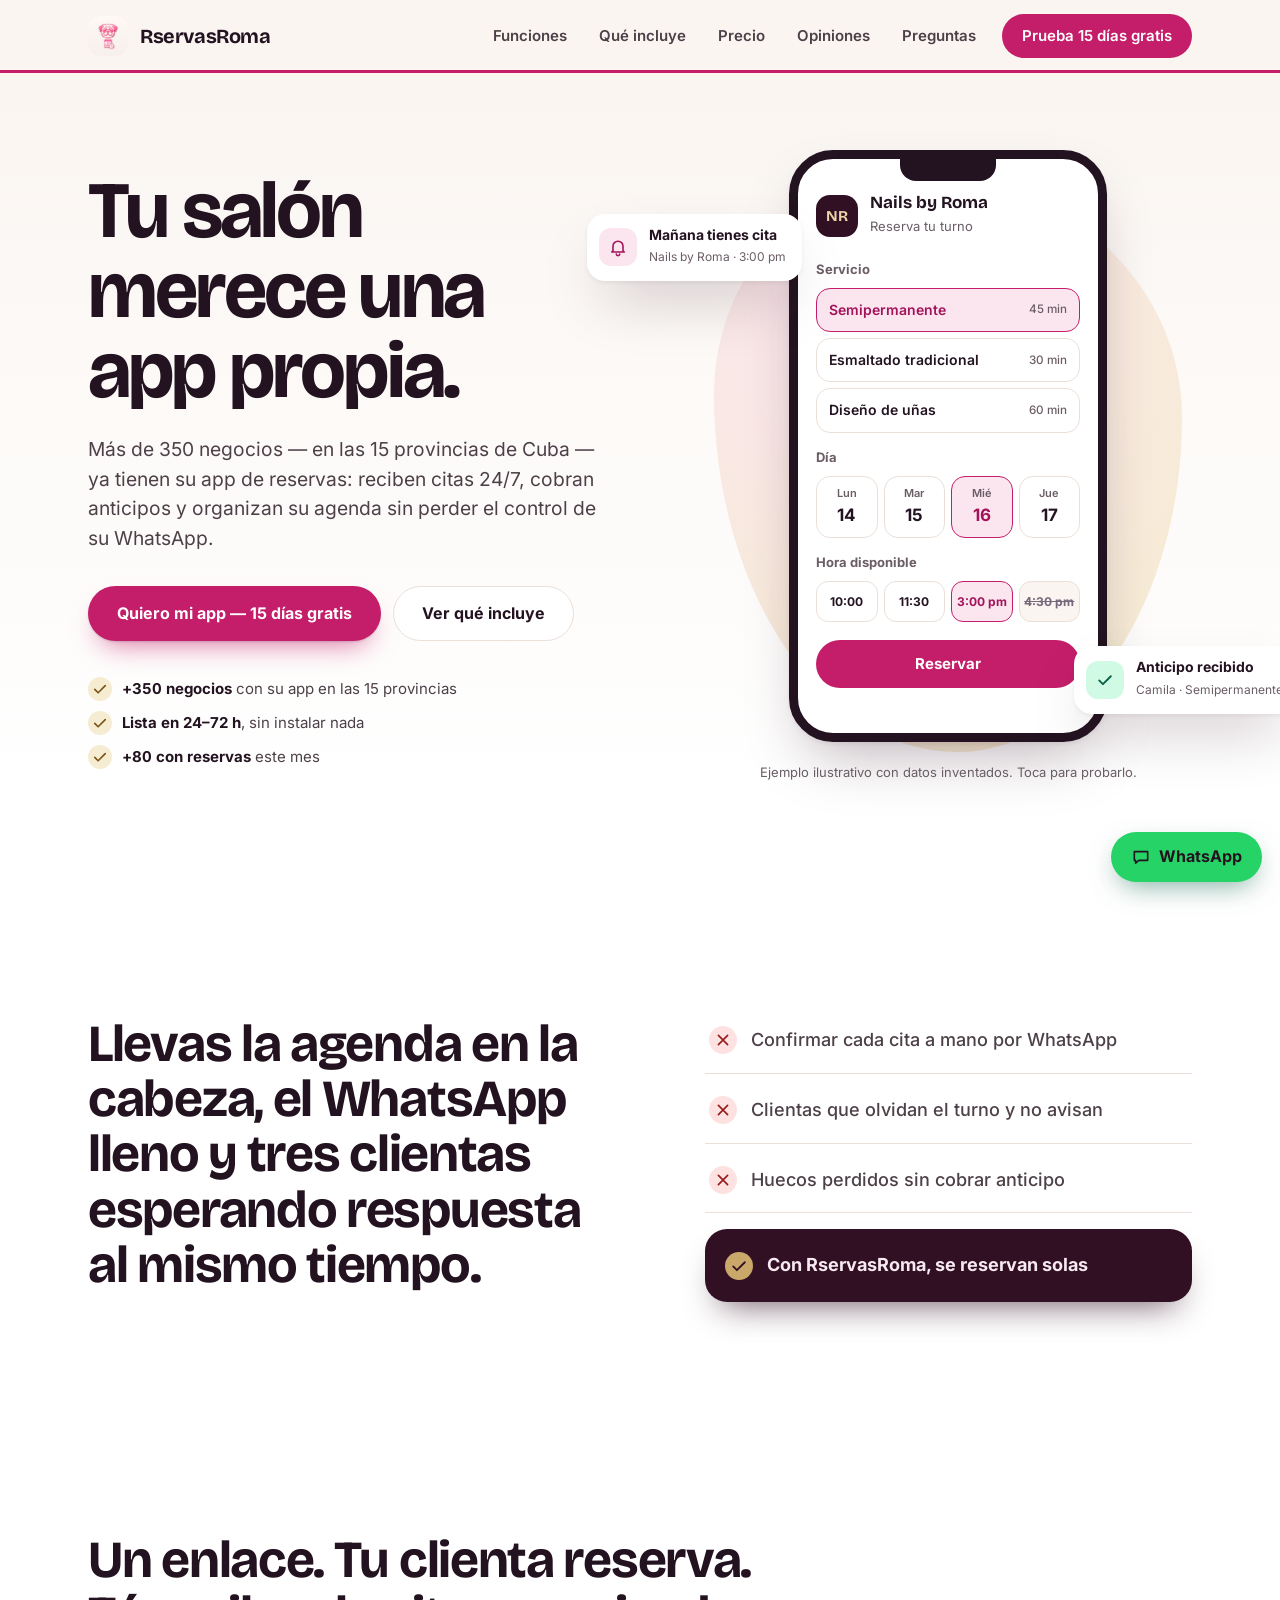
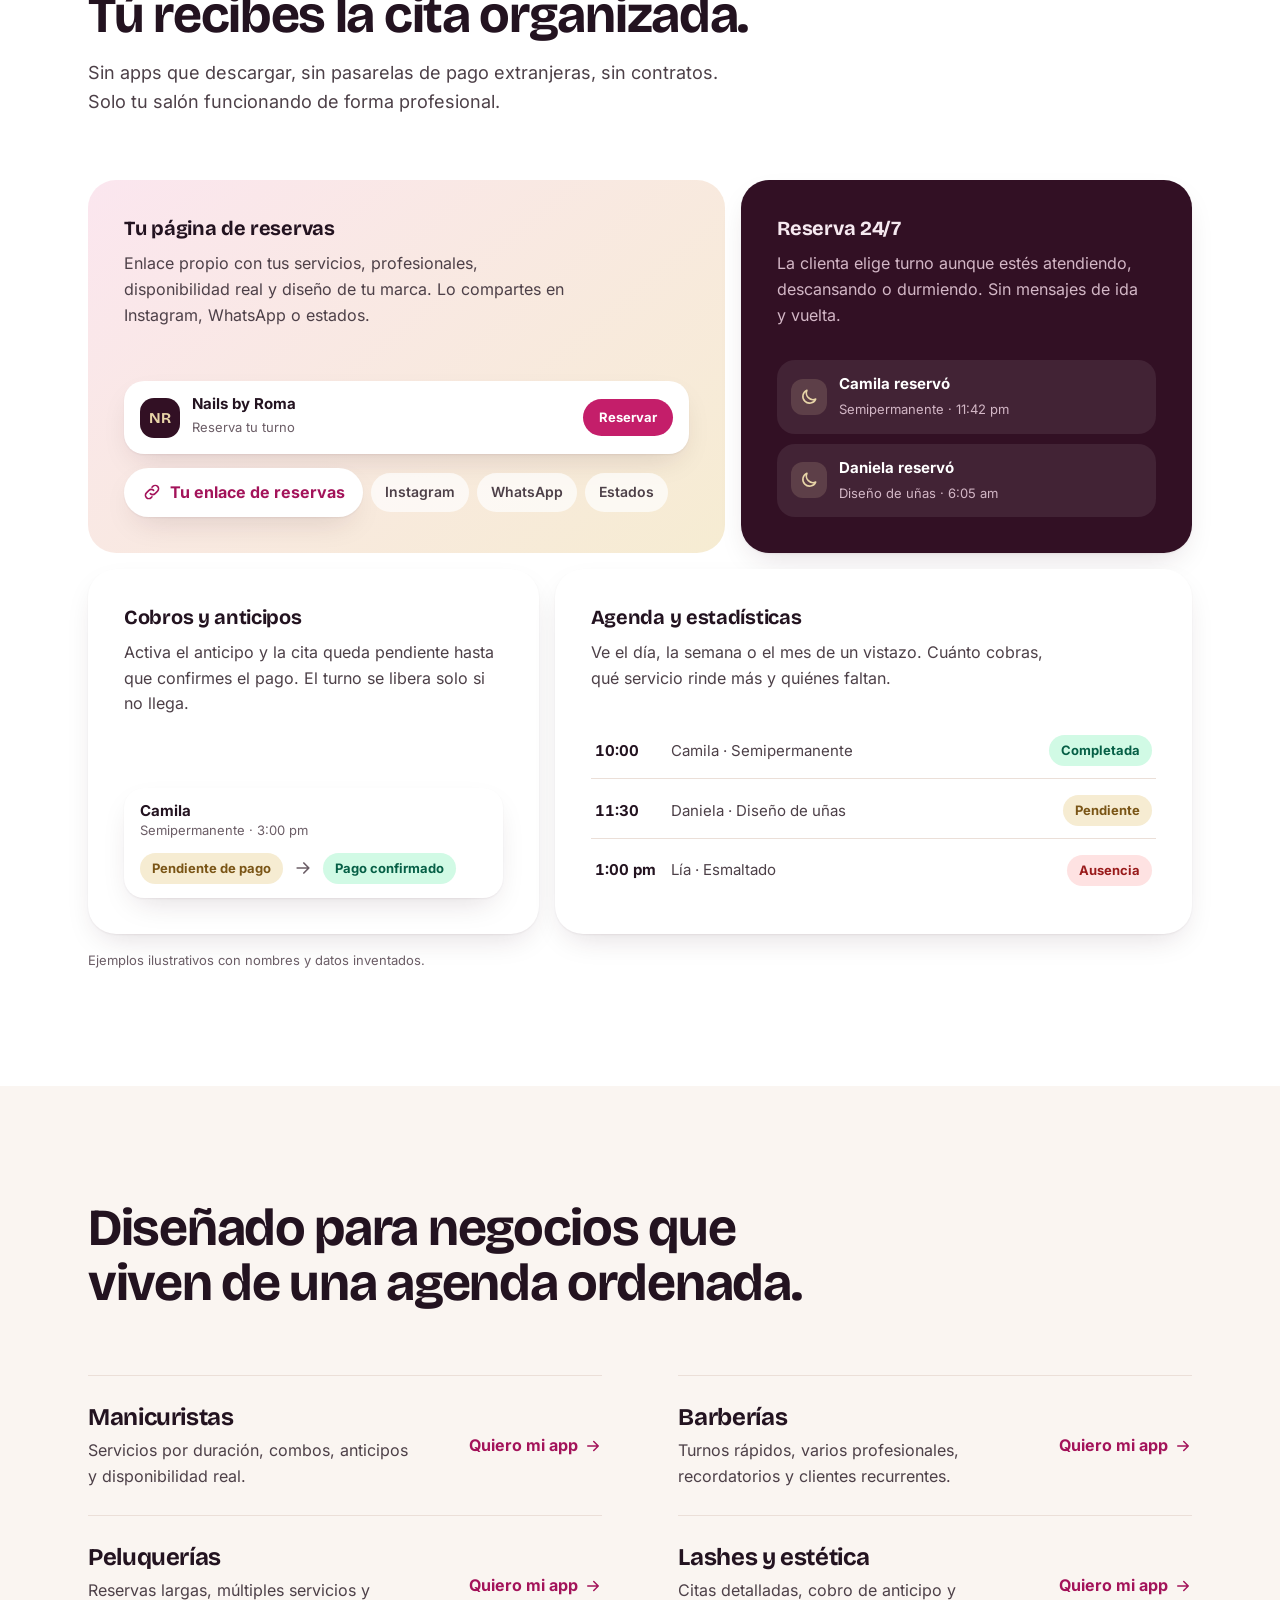
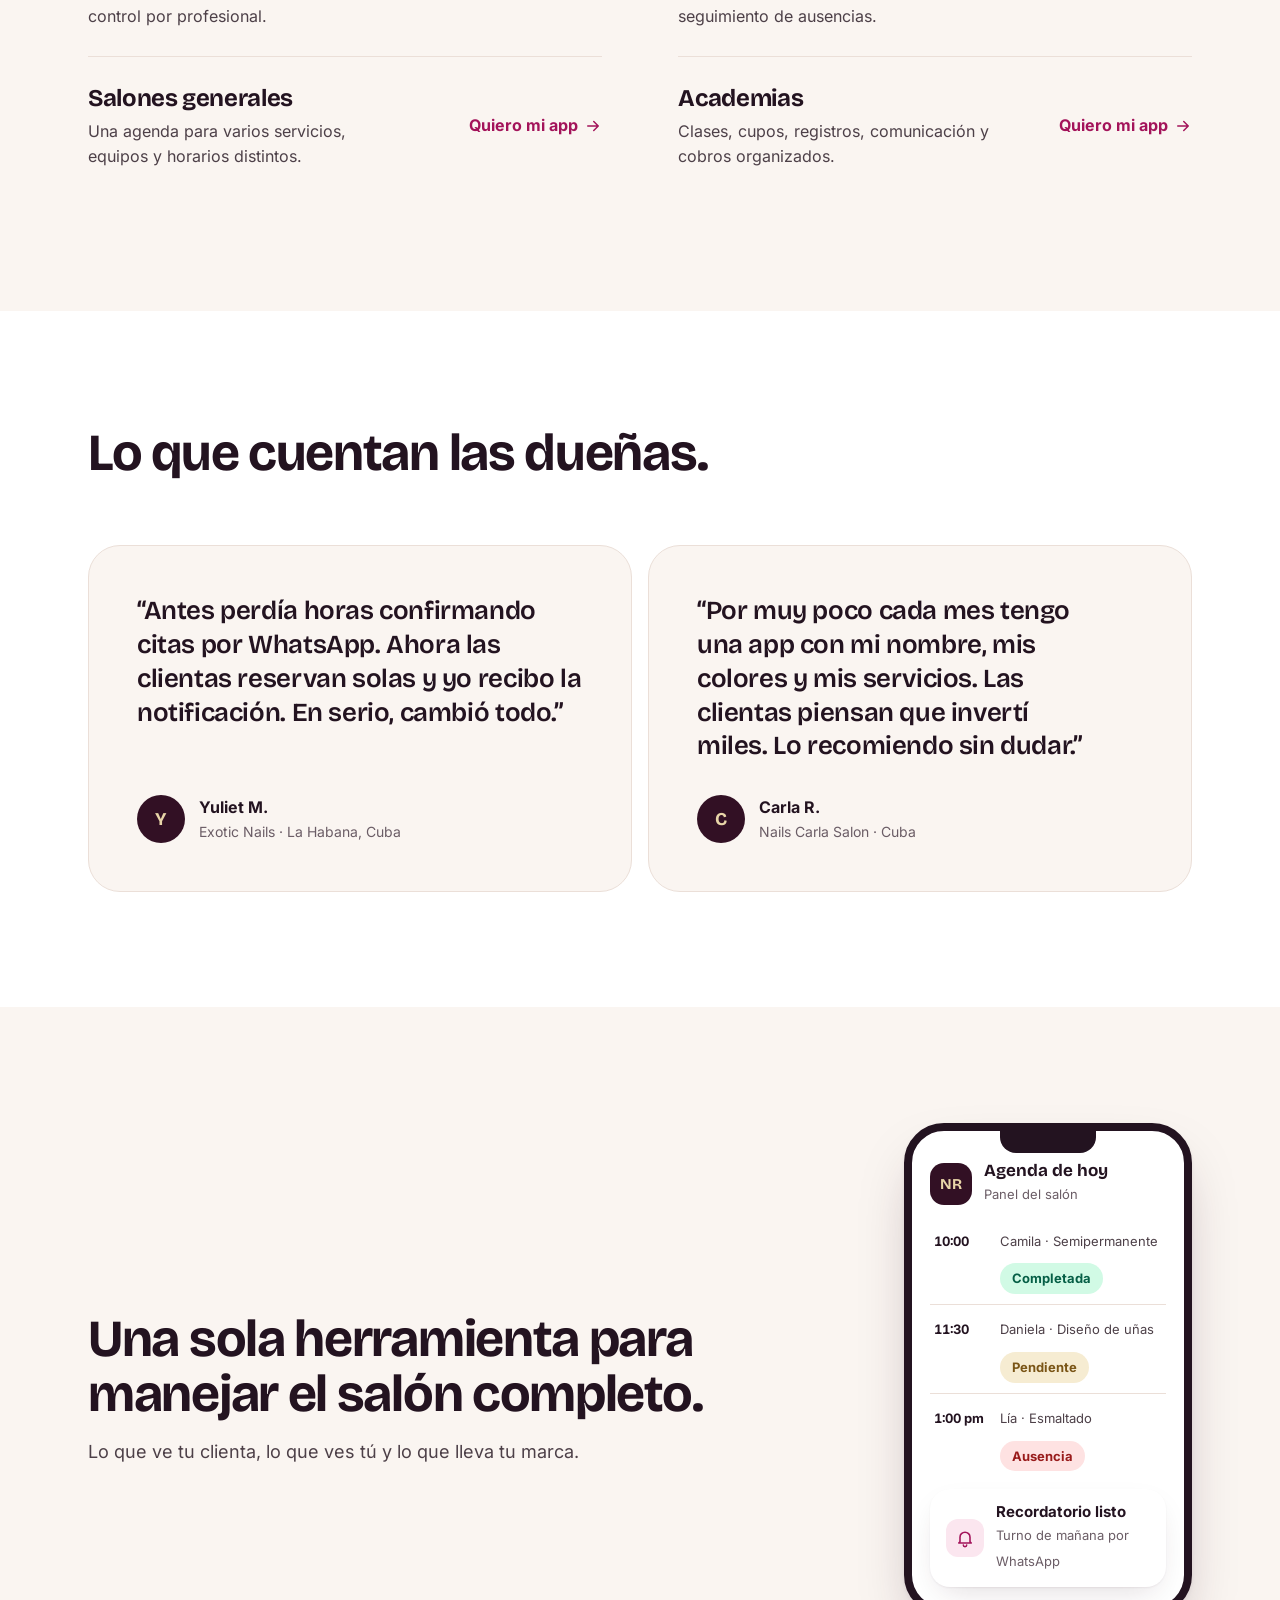
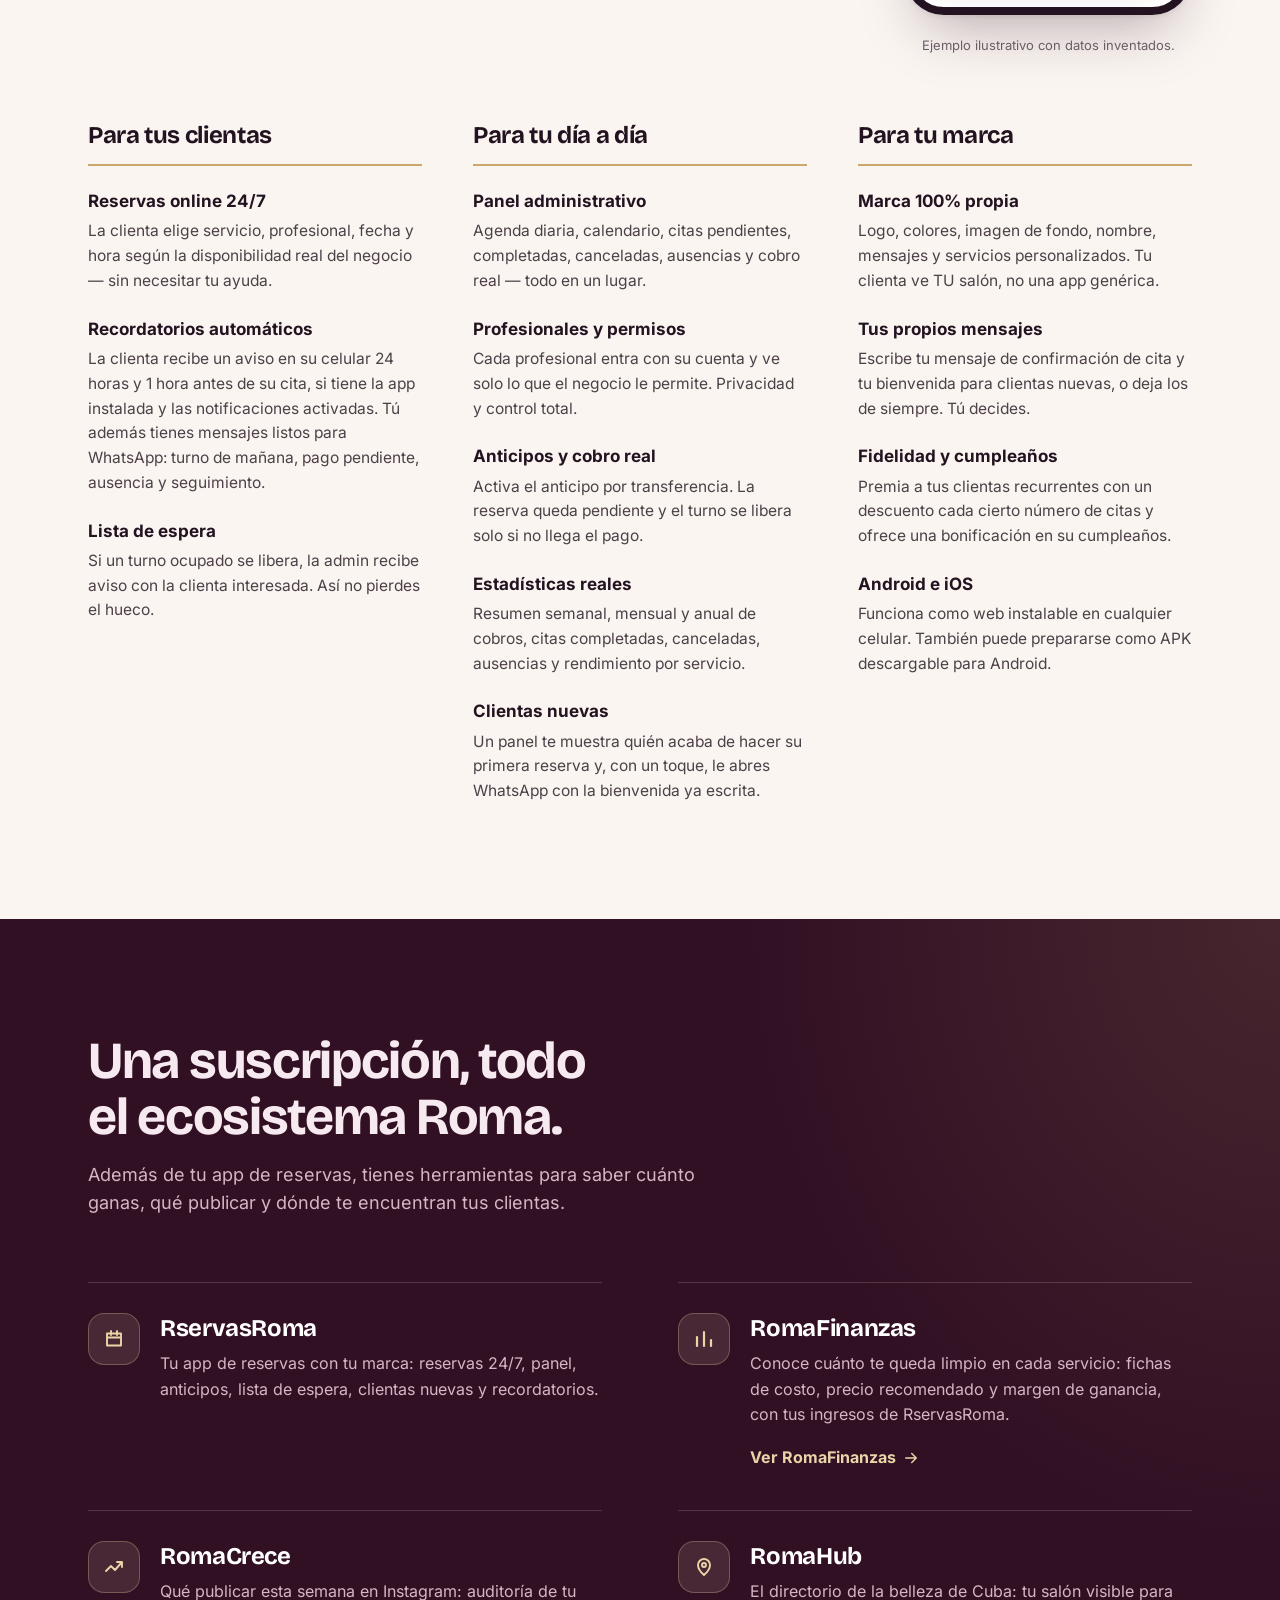
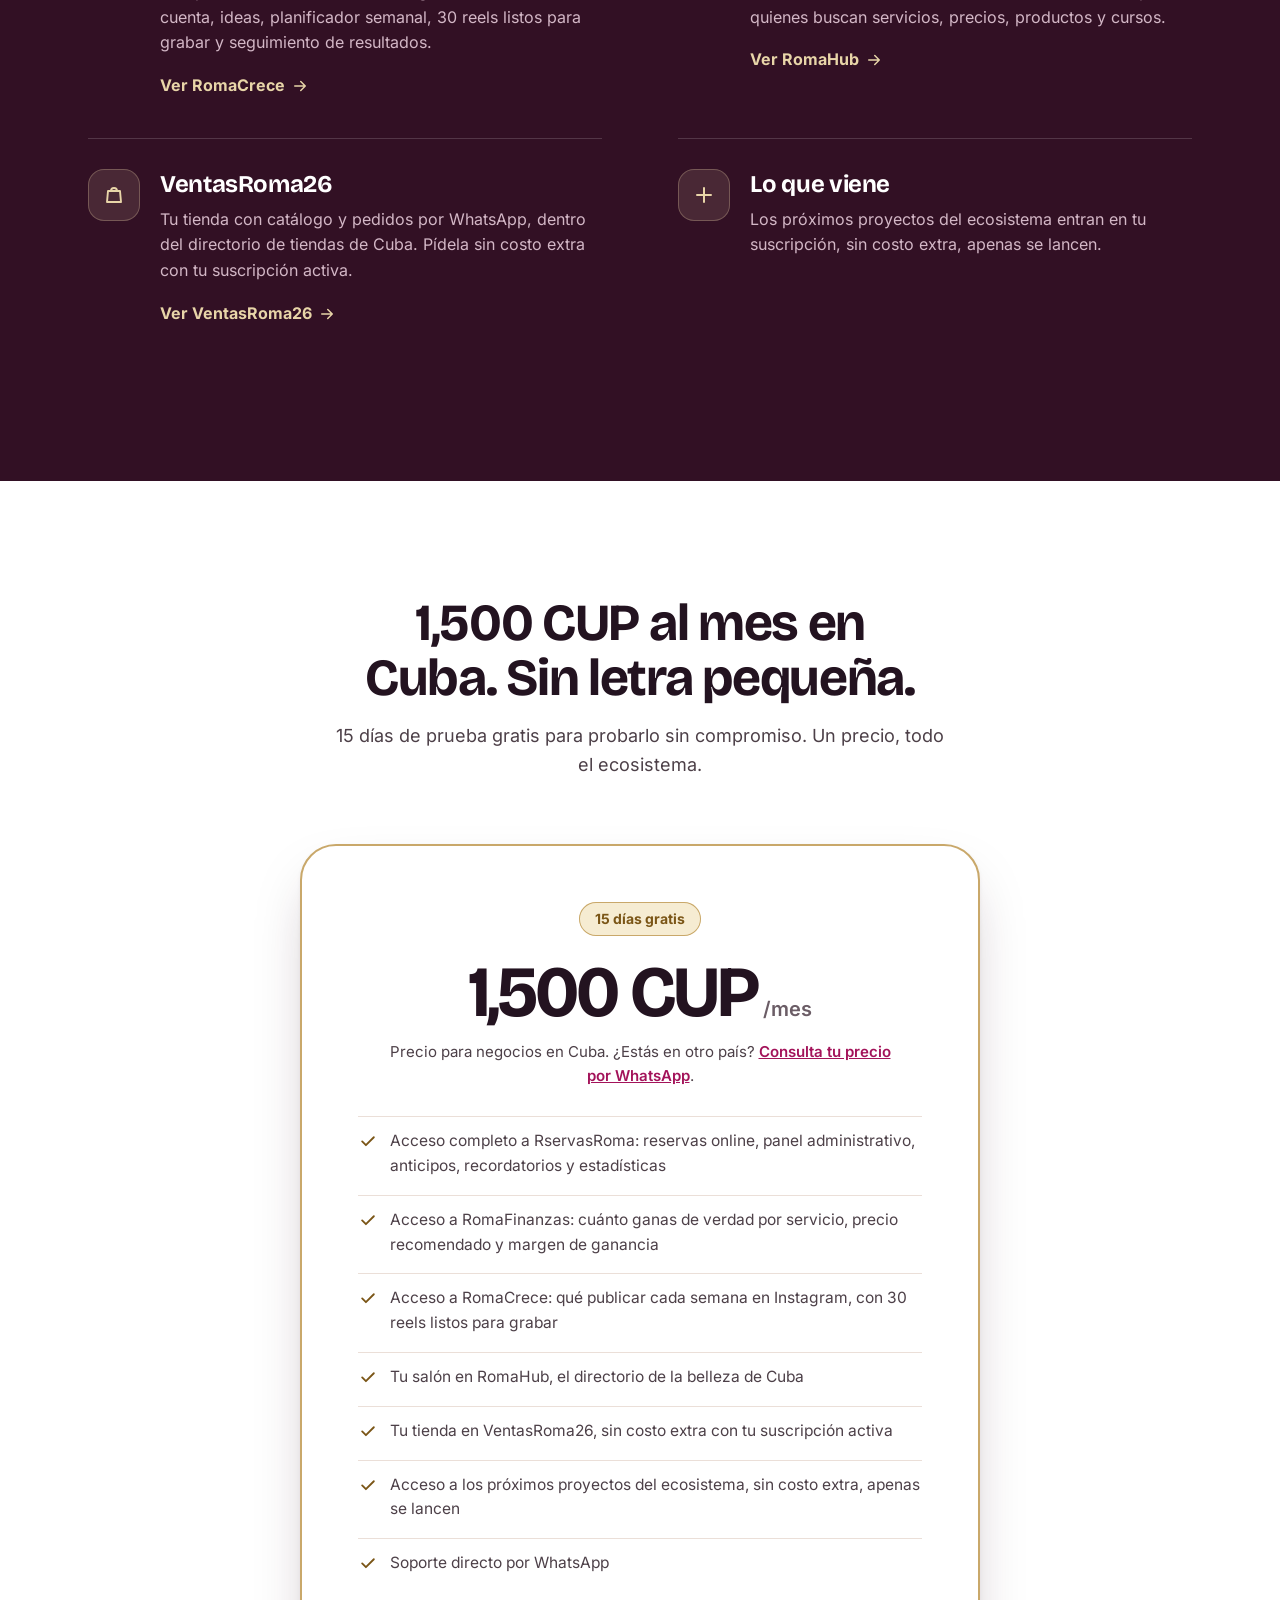
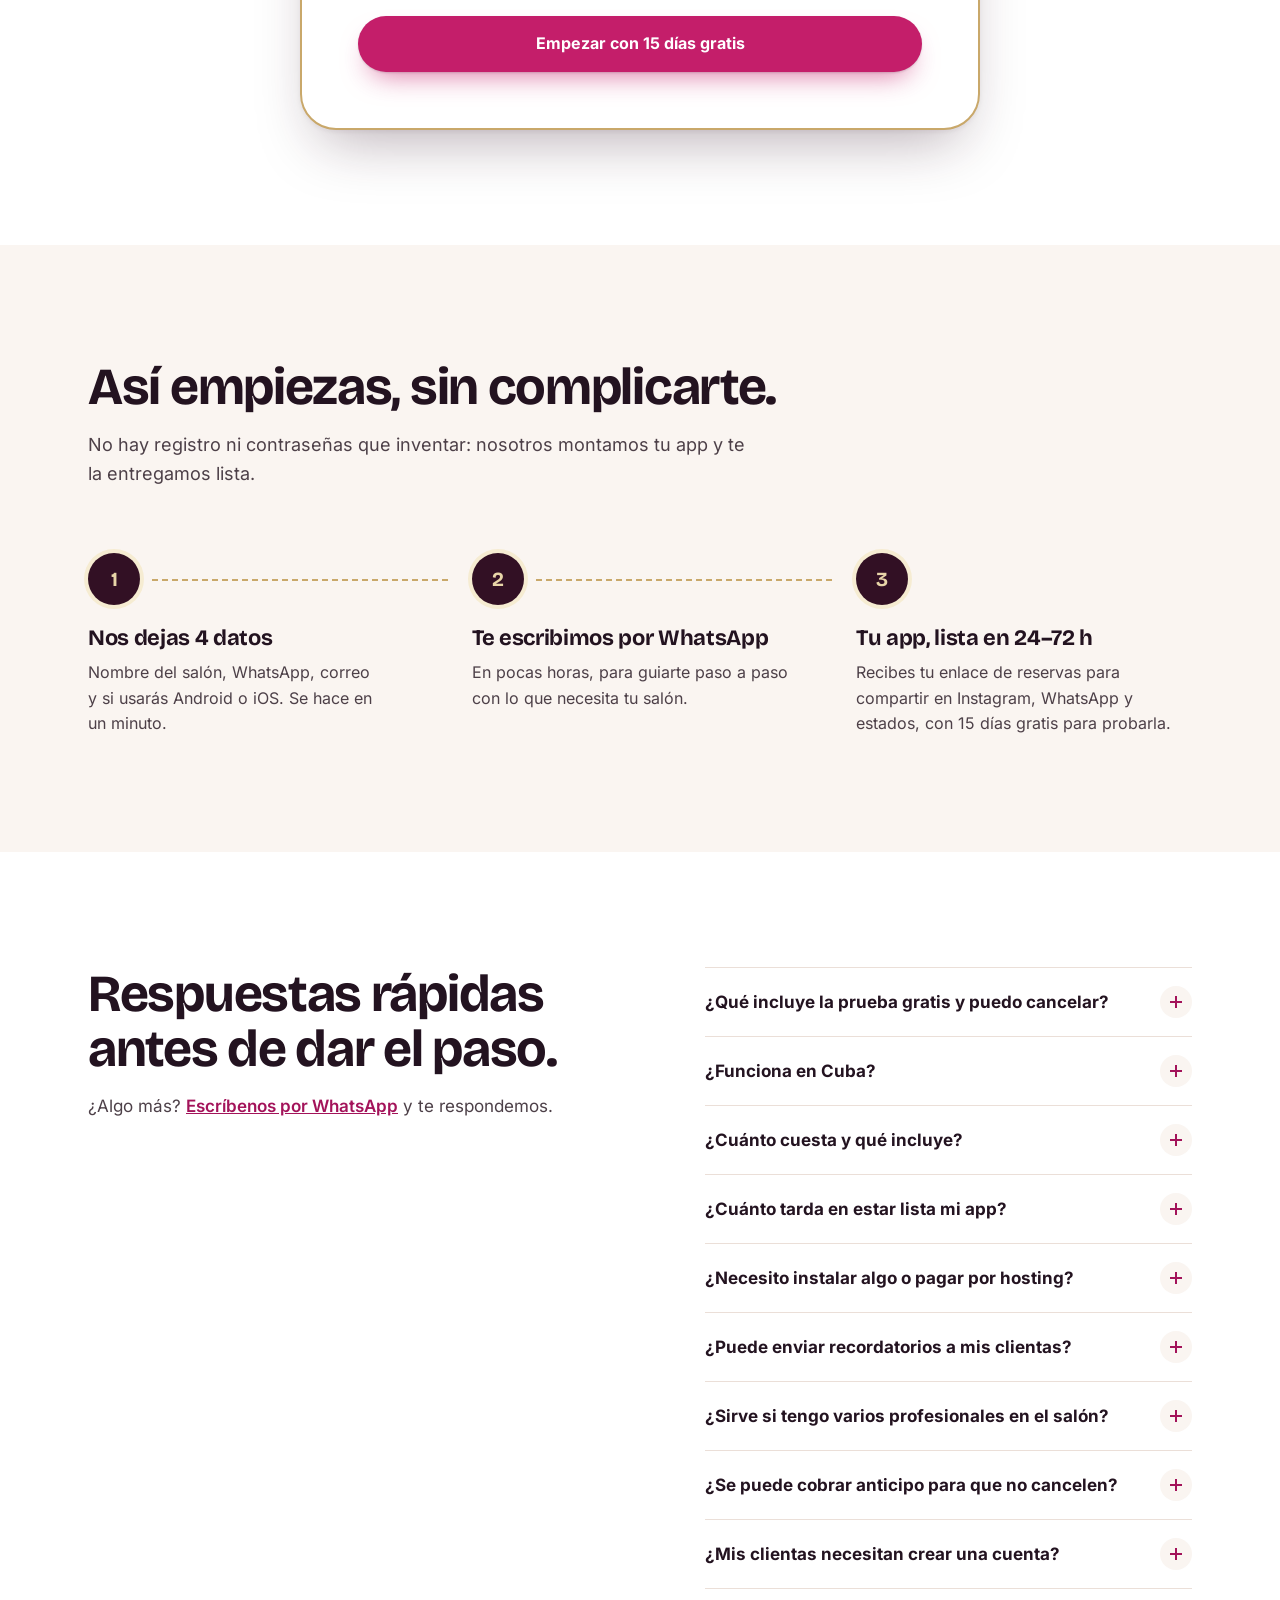
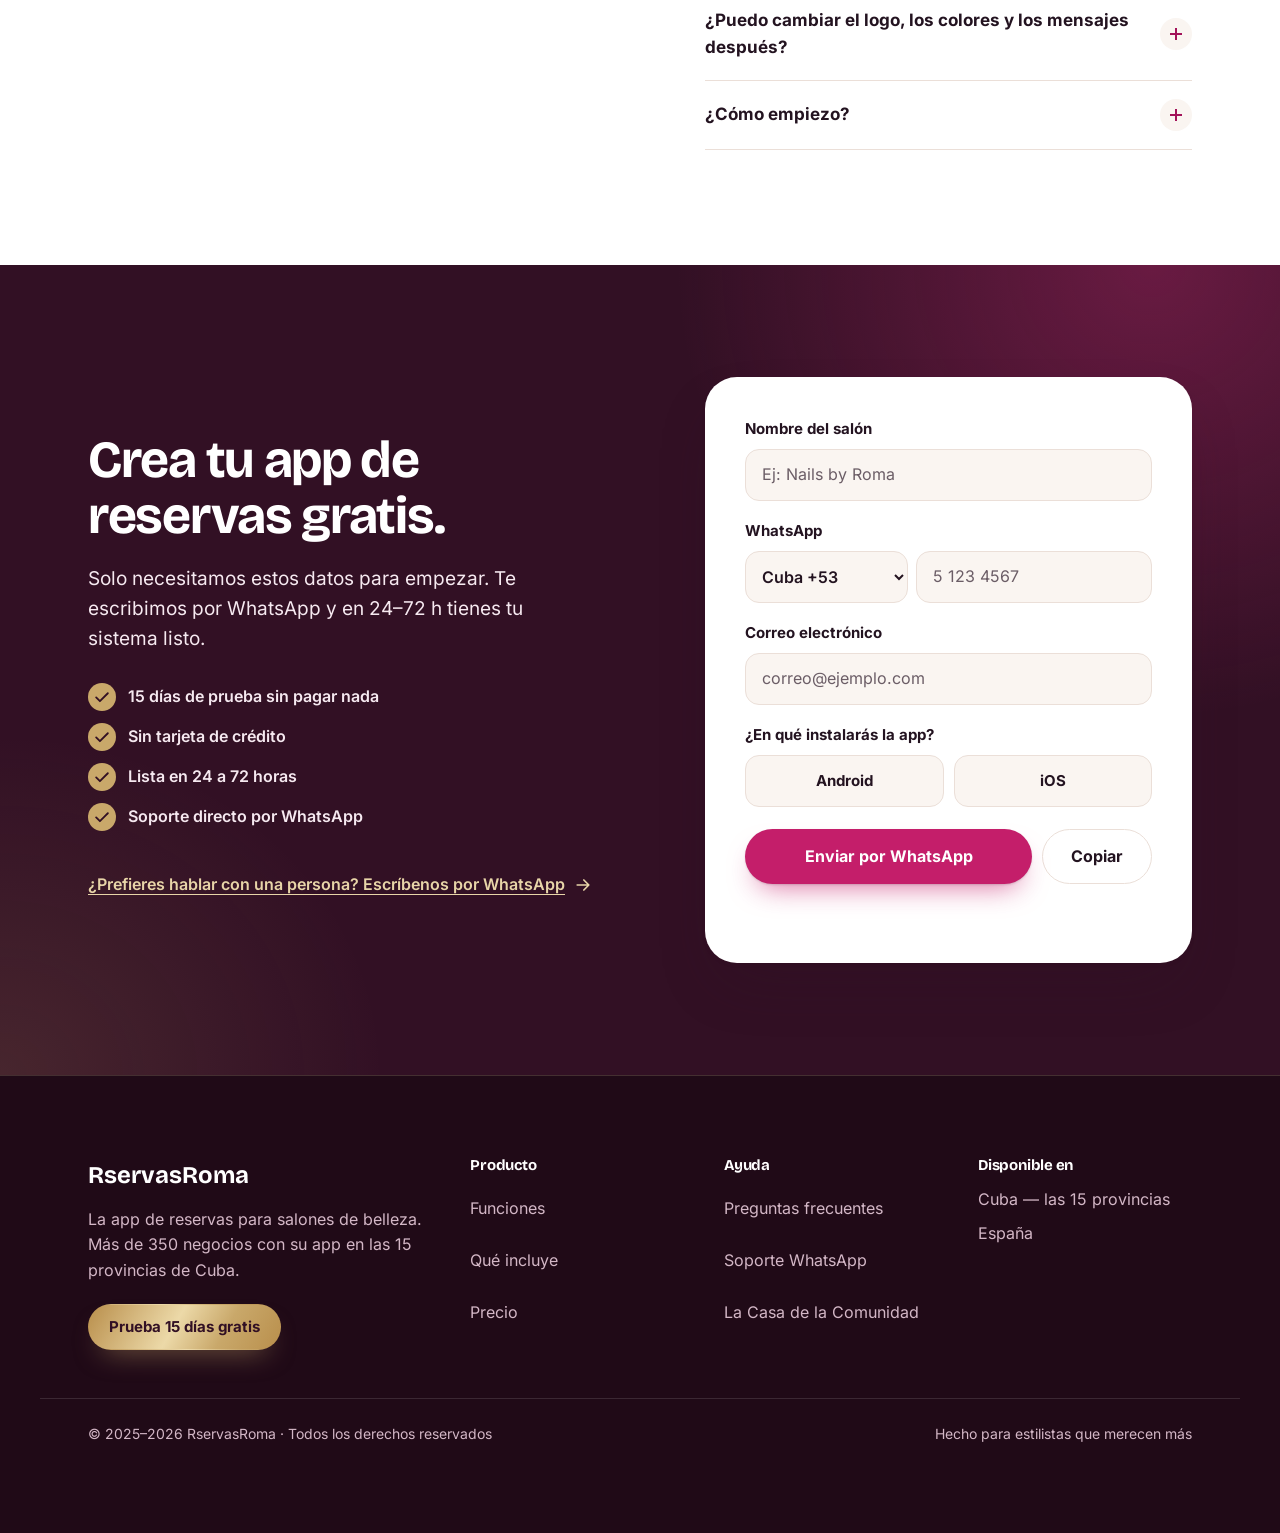
<file: index.html>
<!DOCTYPE html>
<html lang="es">
<head>
  <meta charset="UTF-8">
  <meta name="viewport" content="width=device-width, initial-scale=1.0">
  <title>RservasRoma — App de reservas para tu salón</title>
  <meta name="description" content="Más de 350 negocios en las 15 provincias de Cuba tienen su app de reservas con RservasRoma: reservas online, anticipos, recordatorios y estadísticas. Incluye RomaFinanzas y RomaCrece. 15 días de prueba gratis.">
  <link rel="canonical" href="https://tusalon.github.io/HouseofRservasRoma/">
  <meta property="og:type" content="website">
  <meta property="og:locale" content="es_ES">
  <meta property="og:site_name" content="RservasRoma">
  <meta property="og:title" content="RservasRoma — App de reservas para tu salón">
  <meta property="og:description" content="Más de 350 negocios en las 15 provincias de Cuba tienen su app de reservas con RservasRoma: reservas online, anticipos, recordatorios y estadísticas. Incluye RomaFinanzas y RomaCrece. 15 días de prueba gratis.">
  <meta property="og:url" content="https://tusalon.github.io/HouseofRservasRoma/">
  <meta property="og:image" content="https://tusalon.github.io/HouseofRservasRoma/icons/icon-512x512.png">
  <meta name="twitter:card" content="summary">
  <meta name="twitter:title" content="RservasRoma — App de reservas para tu salón">
  <meta name="twitter:description" content="Más de 350 negocios en las 15 provincias de Cuba tienen su app de reservas con RservasRoma: reservas online, anticipos, recordatorios y estadísticas. Incluye RomaFinanzas y RomaCrece. 15 días de prueba gratis.">
  <meta name="twitter:image" content="https://tusalon.github.io/HouseofRservasRoma/icons/icon-512x512.png">
  <meta name="theme-color" content="#faf5f1">
  <meta name="mobile-web-app-capable" content="yes">
  <meta name="apple-mobile-web-app-capable" content="yes">
  <meta name="apple-mobile-web-app-title" content="RservasRoma">
  <meta name="apple-mobile-web-app-status-bar-style" content="black-translucent">
  <link rel="manifest" href="manifest.json">
  <link rel="icon" type="image/png" sizes="32x32" href="icons/favicon-32.png">
  <link rel="icon" type="image/png" sizes="16x16" href="icons/favicon-16.png">
  <link rel="apple-touch-icon" href="icons/apple-touch-icon.png">
  <link rel="preload" href="assets/fonts/bricolage-latin.woff2" as="font" type="font/woff2" crossorigin>
  <link rel="preload" href="assets/fonts/inter-latin.woff2" as="font" type="font/woff2" crossorigin>
  <link rel="stylesheet" href="styles.css">
  <script>if (!matchMedia("(prefers-reduced-motion: reduce)").matches && "IntersectionObserver" in window) document.documentElement.classList.add("anim");</script>
</head>
<body>

  <!-- Iconos: un solo trazo, dibujados aqui para no cargar nada mas. -->
  <svg width="0" height="0" style="position:absolute" aria-hidden="true" focusable="false">
    <symbol id="i-check" viewBox="0 0 24 24"><path d="M5 12.5l4.5 4.5L19 7.5" fill="none" stroke="currentColor" stroke-width="2.2" stroke-linecap="round" stroke-linejoin="round"/></symbol>
    <symbol id="i-x" viewBox="0 0 24 24"><path d="M6.5 6.5l11 11M17.5 6.5l-11 11" fill="none" stroke="currentColor" stroke-width="2" stroke-linecap="round"/></symbol>
    <symbol id="i-arrow" viewBox="0 0 24 24"><path d="M5 12h14M13 6l6 6-6 6" fill="none" stroke="currentColor" stroke-width="2" stroke-linecap="round" stroke-linejoin="round"/></symbol>
    <symbol id="i-link" viewBox="0 0 24 24"><path d="M10 14a4 4 0 0 0 5.7 0l3-3a4 4 0 0 0-5.7-5.7l-1 1M14 10a4 4 0 0 0-5.7 0l-3 3a4 4 0 0 0 5.7 5.7l1-1" fill="none" stroke="currentColor" stroke-width="1.9" stroke-linecap="round" stroke-linejoin="round"/></symbol>
    <symbol id="i-bell" viewBox="0 0 24 24"><path d="M6 16.5V11a6 6 0 0 1 12 0v5.5l1.5 1.5h-15L6 16.5zM10 20.5a2 2 0 0 0 4 0" fill="none" stroke="currentColor" stroke-width="1.9" stroke-linecap="round" stroke-linejoin="round"/></symbol>
    <symbol id="i-chat" viewBox="0 0 24 24"><path d="M4 5.5h16v10.5H9.5L5.5 19.5V16H4z" fill="none" stroke="currentColor" stroke-width="1.9" stroke-linejoin="round"/></symbol>
    <symbol id="i-cal" viewBox="0 0 24 24"><path d="M5 6.5h14v12H5zM5 10.5h14M9 4v4M15 4v4" fill="none" stroke="currentColor" stroke-width="1.9" stroke-linecap="round" stroke-linejoin="round"/></symbol>
    <symbol id="i-chart" viewBox="0 0 24 24"><path d="M5 19V10M12 19V5M19 19v-6" fill="none" stroke="currentColor" stroke-width="2.2" stroke-linecap="round"/></symbol>
    <symbol id="i-trend" viewBox="0 0 24 24"><path d="M4 16l5-5 4 4 7-8M15 7h5v5" fill="none" stroke="currentColor" stroke-width="1.9" stroke-linecap="round" stroke-linejoin="round"/></symbol>
    <symbol id="i-pin" viewBox="0 0 24 24"><path d="M12 20s6-5.2 6-10a6 6 0 1 0-12 0c0 4.8 6 10 6 10zM12 12a2 2 0 1 0 0-4 2 2 0 0 0 0 4z" fill="none" stroke="currentColor" stroke-width="1.9" stroke-linejoin="round"/></symbol>
    <symbol id="i-bag" viewBox="0 0 24 24"><path d="M6 8h12l1 11H5L6 8zM9 8a3 3 0 0 1 6 0" fill="none" stroke="currentColor" stroke-width="1.9" stroke-linejoin="round"/></symbol>
    <symbol id="i-plus" viewBox="0 0 24 24"><path d="M12 5v14M5 12h14" fill="none" stroke="currentColor" stroke-width="2" stroke-linecap="round"/></symbol>
    <symbol id="i-moon" viewBox="0 0 24 24"><path d="M20 14.5A8 8 0 0 1 9.5 4a8 8 0 1 0 10.5 10.5z" fill="none" stroke="currentColor" stroke-width="1.9" stroke-linejoin="round"/></symbol>
  </svg>

  <header class="site-header" id="inicio">
    <nav class="nav" aria-label="Navegación principal">
      <a class="brand" href="#inicio" aria-label="RservasRoma inicio">
        <img src="icons/icon-192x192.png" alt="" width="40" height="40">
        <strong>RservasRoma</strong>
      </a>
      <button class="nav-toggle" type="button" aria-expanded="false" aria-controls="menu">Menú</button>
      <div class="nav-links" id="menu">
        <a href="#funciones">Funciones</a>
        <a href="#ecosistema">Qué incluye</a>
        <a href="#precios">Precio</a>
        <a href="#testimonios">Opiniones</a>
        <a href="#faq">Preguntas</a>
        <a class="nav-cta" href="#crear">Prueba 15 días gratis</a>
      </div>
    </nav>
  </header>

  <main>

    <!-- HERO -->
    <section class="hero">
      <div class="wrap hero-grid">
        <div class="hero-copy">
          <h1>Tu salón merece una app propia.</h1>
          <p class="lead">Más de 350 negocios — en las 15 provincias de Cuba — ya tienen su app de reservas: reciben citas 24/7, cobran anticipos y organizan su agenda sin perder el control de su WhatsApp.</p>
          <div class="hero-actions">
            <a class="button primary" href="#crear">Quiero mi app — 15 días gratis</a>
            <a class="button ghost" href="#funciones">Ver qué incluye</a>
          </div>
          <!-- Cifras medidas el 13/10/2026 (Supabase):
               361 negocios de reservas configurados (negocios.configurado = true y
               es_tienda_externa = false) -> "+350".
               86 negocios con reservas creadas en los ultimos 30 dias -> "+80".
               "Activos" a secas ya no se usa: solo 86 de 361 recibieron reservas este
               mes y por suscripcion hay 59 activas, 405 en prueba y 3 suspendidas.
               Para refrescarlas, contar de nuevo y redondear a la baja. -->
          <ul class="hero-points" aria-label="Indicadores clave">
            <li><svg class="i" aria-hidden="true"><use href="#i-check"/></svg><span><strong>+<span data-count="350">350</span> negocios</strong> con su app en las 15 provincias</span></li>
            <li><svg class="i" aria-hidden="true"><use href="#i-check"/></svg><span><strong>Lista en 24–72 h</strong>, sin instalar nada</span></li>
            <li><svg class="i" aria-hidden="true"><use href="#i-check"/></svg><span><strong>+<span data-count="80">80</span> con reservas</strong> este mes</span></li>
          </ul>
        </div>

        <div class="hero-visual">
          <div class="stage" aria-hidden="true"></div>

          <!-- La app que ve tu clienta, dibujada aqui. Datos de ejemplo. -->
          <div class="phone" id="demo" role="group" aria-label="Ejemplo de la página de reservas de un salón">
            <div class="phone-notch" aria-hidden="true"></div>
            <div class="app">
              <div class="app-head">
                <span class="app-logo" aria-hidden="true">NR</span>
                <div>
                  <strong>Nails by Roma</strong>
                  <small>Reserva tu turno</small>
                </div>
              </div>

              <p class="app-label">Servicio</p>
              <div class="app-services">
                <button type="button" data-pick="servicio" aria-pressed="true"><span>Semipermanente</span><small>45 min</small></button>
                <button type="button" data-pick="servicio" aria-pressed="false"><span>Esmaltado tradicional</span><small>30 min</small></button>
                <button type="button" data-pick="servicio" aria-pressed="false"><span>Diseño de uñas</span><small>60 min</small></button>
              </div>

              <p class="app-label">Día</p>
              <div class="app-days">
                <button type="button" data-pick="dia" aria-pressed="false"><small>Lun</small><span>14</span></button>
                <button type="button" data-pick="dia" aria-pressed="true"><small>Mar</small><span>15</span></button>
                <button type="button" data-pick="dia" aria-pressed="false"><small>Mié</small><span>16</span></button>
                <button type="button" data-pick="dia" aria-pressed="false"><small>Jue</small><span>17</span></button>
              </div>

              <p class="app-label">Hora disponible</p>
              <div class="app-hours">
                <button type="button" data-pick="hora" aria-pressed="false">10:00</button>
                <button type="button" data-pick="hora" aria-pressed="false">11:30</button>
                <button type="button" data-pick="hora" aria-pressed="true">3:00 pm</button>
                <button type="button" data-pick="hora" aria-pressed="false" disabled>4:30 pm</button>
              </div>

              <button class="app-confirm" type="button" id="demoConfirm">Reservar</button>
              <p class="app-done" id="demoDone" role="status"></p>
            </div>
          </div>

          <div class="float float-reminder" aria-hidden="true">
            <span class="float-icon"><svg class="i"><use href="#i-bell"/></svg></span>
            <div>
              <strong>Mañana tienes cita</strong>
              <small>Nails by Roma · 3:00 pm</small>
            </div>
          </div>
          <div class="float float-paid" aria-hidden="true">
            <span class="float-icon is-ok"><svg class="i"><use href="#i-check"/></svg></span>
            <div>
              <strong>Anticipo recibido</strong>
              <small>Camila · Semipermanente</small>
            </div>
          </div>
          <p class="demo-note">Ejemplo ilustrativo con datos inventados. Toca para probarlo.</p>
        </div>
      </div>
    </section>

    <!-- PROBLEMA -->
    <section class="section problem">
      <div class="wrap split">
        <h2>Llevas la agenda en la cabeza, el WhatsApp lleno y tres clientas esperando respuesta al mismo tiempo.</h2>
        <ul class="before-after">
          <li><svg class="i is-no" aria-hidden="true"><use href="#i-x"/></svg>Confirmar cada cita a mano por WhatsApp</li>
          <li><svg class="i is-no" aria-hidden="true"><use href="#i-x"/></svg>Clientas que olvidan el turno y no avisan</li>
          <li><svg class="i is-no" aria-hidden="true"><use href="#i-x"/></svg>Huecos perdidos sin cobrar anticipo</li>
          <li class="is-yes"><svg class="i" aria-hidden="true"><use href="#i-check"/></svg>Con RservasRoma, se reservan solas</li>
        </ul>
      </div>
    </section>

    <!-- PLATAFORMA -->
    <section class="section">
      <div class="wrap">
        <div class="section-head">
          <h2>Un enlace. Tu clienta reserva. Tú recibes la cita organizada.</h2>
          <p>Sin apps que descargar, sin pasarelas de pago extranjeras, sin contratos. Solo tu salón funcionando de forma profesional.</p>
        </div>

        <div class="bento">
          <article class="tile t-link">
            <h3>Tu página de reservas</h3>
            <p>Enlace propio con tus servicios, profesionales, disponibilidad real y diseño de tu marca. Lo compartes en Instagram, WhatsApp o estados.</p>
            <div class="viz" aria-hidden="true">
              <div class="mini-card">
                <span class="app-logo">NR</span>
                <div><strong>Nails by Roma</strong><small>Reserva tu turno</small></div>
                <span class="mini-go">Reservar</span>
              </div>
              <div class="share">
                <span class="pill-link"><svg class="i"><use href="#i-link"/></svg>Tu enlace de reservas</span>
                <span class="chip">Instagram</span><span class="chip">WhatsApp</span><span class="chip">Estados</span>
              </div>
            </div>
          </article>

          <article class="tile t-night">
            <h3>Reserva 24/7</h3>
            <p>La clienta elige turno aunque estés atendiendo, descansando o durmiendo. Sin mensajes de ida y vuelta.</p>
            <ul class="viz feed" aria-hidden="true">
              <li><span class="dot"><svg class="i"><use href="#i-moon"/></svg></span><div><strong>Camila reservó</strong><small>Semipermanente · 11:42 pm</small></div></li>
              <li><span class="dot"><svg class="i"><use href="#i-moon"/></svg></span><div><strong>Daniela reservó</strong><small>Diseño de uñas · 6:05 am</small></div></li>
            </ul>
          </article>

          <article class="tile t-pay">
            <h3>Cobros y anticipos</h3>
            <p>Activa el anticipo y la cita queda pendiente hasta que confirmes el pago. El turno se libera solo si no llega.</p>
            <div class="viz" aria-hidden="true">
              <div class="mini-card is-col">
                <div class="mini-row"><strong>Camila</strong><small>Semipermanente · 3:00 pm</small></div>
                <div class="flow">
                  <span class="status is-pending">Pendiente de pago</span>
                  <svg class="i"><use href="#i-arrow"/></svg>
                  <span class="status is-done">Pago confirmado</span>
                </div>
              </div>
            </div>
          </article>

          <article class="tile t-agenda">
            <h3>Agenda y estadísticas</h3>
            <p>Ve el día, la semana o el mes de un vistazo. Cuánto cobras, qué servicio rinde más y quiénes faltan.</p>
            <ul class="viz agenda" aria-hidden="true">
              <li><time>10:00</time><span>Camila · Semipermanente</span><span class="status is-done">Completada</span></li>
              <li><time>11:30</time><span>Daniela · Diseño de uñas</span><span class="status is-pending">Pendiente</span></li>
              <li><time>1:00 pm</time><span>Lía · Esmaltado</span><span class="status is-miss">Ausencia</span></li>
            </ul>
          </article>
        </div>
        <p class="bento-note">Ejemplos ilustrativos con nombres y datos inventados.</p>
      </div>
    </section>

    <!-- PARA QUIÉN -->
    <section class="section alt">
      <div class="wrap">
        <div class="section-head">
          <h2>Diseñado para negocios que viven de una agenda ordenada.</h2>
        </div>
        <ul class="rubros">
          <li>
            <div><h3>Manicuristas</h3><p>Servicios por duración, combos, anticipos y disponibilidad real.</p></div>
            <a class="text-link" href="#crear" data-rubro="Manicura">Quiero mi app<svg class="i" aria-hidden="true"><use href="#i-arrow"/></svg></a>
          </li>
          <li>
            <div><h3>Barberías</h3><p>Turnos rápidos, varios profesionales, recordatorios y clientes recurrentes.</p></div>
            <a class="text-link" href="#crear" data-rubro="Barbería">Quiero mi app<svg class="i" aria-hidden="true"><use href="#i-arrow"/></svg></a>
          </li>
          <li>
            <div><h3>Peluquerías</h3><p>Reservas largas, múltiples servicios y control por profesional.</p></div>
            <a class="text-link" href="#crear" data-rubro="Peluquería">Quiero mi app<svg class="i" aria-hidden="true"><use href="#i-arrow"/></svg></a>
          </li>
          <li>
            <div><h3>Lashes y estética</h3><p>Citas detalladas, cobro de anticipo y seguimiento de ausencias.</p></div>
            <a class="text-link" href="#crear" data-rubro="Lashes y estética">Quiero mi app<svg class="i" aria-hidden="true"><use href="#i-arrow"/></svg></a>
          </li>
          <li>
            <div><h3>Salones generales</h3><p>Una agenda para varios servicios, equipos y horarios distintos.</p></div>
            <a class="text-link" href="#crear" data-rubro="Salón general">Quiero mi app<svg class="i" aria-hidden="true"><use href="#i-arrow"/></svg></a>
          </li>
          <li>
            <div><h3>Academias</h3><p>Clases, cupos, registros, comunicación y cobros organizados.</p></div>
            <a class="text-link" href="#crear" data-rubro="Academia">Quiero mi app<svg class="i" aria-hidden="true"><use href="#i-arrow"/></svg></a>
          </li>
        </ul>
      </div>
    </section>

    <!-- TESTIMONIOS -->
    <section class="section" id="testimonios">
      <div class="wrap">
        <div class="section-head">
          <h2>Lo que cuentan las dueñas.</h2>
        </div>
        <div class="quotes">
          <figure>
            <blockquote>“Antes perdía horas confirmando citas por WhatsApp. Ahora las clientas reservan solas y yo recibo la notificación. En serio, cambió todo.”</blockquote>
            <figcaption>
              <span class="avatar" aria-hidden="true">Y</span>
              <span><strong>Yuliet M.</strong>Exotic Nails · La Habana, Cuba</span>
            </figcaption>
          </figure>
          <figure>
            <blockquote>“Por muy poco cada mes tengo una app con mi nombre, mis colores y mis servicios. Las clientas piensan que invertí miles. Lo recomiendo sin dudar.”</blockquote>
            <figcaption>
              <span class="avatar" aria-hidden="true">C</span>
              <span><strong>Carla R.</strong>Nails Carla Salon · Cuba</span>
            </figcaption>
          </figure>
          <!-- Quitado el 13/10/2026: Leci N. (Leci's Nails) decia "las ausencias bajaron a cero".
               Sus datos no lo respaldan (2 reservas en junio, 0 ausencias) y no hay un antes y un
               despues medido. Volver a poner un testimonio de anticipos solo con una frase real
               y con permiso de la duena. -->
        </div>
      </div>
    </section>

    <!-- FUNCIONES -->
    <section class="section alt" id="funciones">
      <div class="wrap">
        <div class="feat-head">
          <div class="section-head">
            <h2>Una sola herramienta para manejar el salón completo.</h2>
            <p>Lo que ve tu clienta, lo que ves tú y lo que lleva tu marca.</p>
          </div>
          <div class="feat-phone">
          <div class="phone phone-sm" aria-hidden="true">
            <div class="phone-notch"></div>
            <div class="app">
              <div class="app-head"><span class="app-logo">NR</span><div><strong>Agenda de hoy</strong><small>Panel del salón</small></div></div>
              <ul class="agenda">
                <li><time>10:00</time><span>Camila · Semipermanente</span><span class="status is-done">Completada</span></li>
                <li><time>11:30</time><span>Daniela · Diseño de uñas</span><span class="status is-pending">Pendiente</span></li>
                <li><time>1:00 pm</time><span>Lía · Esmaltado</span><span class="status is-miss">Ausencia</span></li>
              </ul>
              <div class="mini-card"><span class="float-icon"><svg class="i"><use href="#i-bell"/></svg></span><div><strong>Recordatorio listo</strong><small>Turno de mañana por WhatsApp</small></div></div>
            </div>
          </div>
          <p class="demo-note">Ejemplo ilustrativo con datos inventados.</p>
          </div>
        </div>
        <div class="features">
          <div class="feature-col">
            <h3>Para tus clientas</h3>
            <dl>
              <dt>Reservas online 24/7</dt>
              <dd>La clienta elige servicio, profesional, fecha y hora según la disponibilidad real del negocio — sin necesitar tu ayuda.</dd>
              <dt>Recordatorios automáticos</dt>
              <dd>La clienta recibe un aviso en su celular 24 horas y 1 hora antes de su cita, si tiene la app instalada y las notificaciones activadas. Tú además tienes mensajes listos para WhatsApp: turno de mañana, pago pendiente, ausencia y seguimiento.</dd>
              <dt>Lista de espera</dt>
              <dd>Si un turno ocupado se libera, la admin recibe aviso con la clienta interesada. Así no pierdes el hueco.</dd>
            </dl>
          </div>
          <div class="feature-col">
            <h3>Para tu día a día</h3>
            <dl>
              <dt>Panel administrativo</dt>
              <dd>Agenda diaria, calendario, citas pendientes, completadas, canceladas, ausencias y cobro real — todo en un lugar.</dd>
              <dt>Profesionales y permisos</dt>
              <dd>Cada profesional entra con su cuenta y ve solo lo que el negocio le permite. Privacidad y control total.</dd>
              <dt>Anticipos y cobro real</dt>
              <dd>Activa el anticipo por transferencia. La reserva queda pendiente y el turno se libera solo si no llega el pago.</dd>
              <dt>Estadísticas reales</dt>
              <dd>Resumen semanal, mensual y anual de cobros, citas completadas, canceladas, ausencias y rendimiento por servicio.</dd>
              <dt>Clientas nuevas</dt>
              <dd>Un panel te muestra quién acaba de hacer su primera reserva y, con un toque, le abres WhatsApp con la bienvenida ya escrita.</dd>
            </dl>
          </div>
          <div class="feature-col">
            <h3>Para tu marca</h3>
            <dl>
              <dt>Marca 100% propia</dt>
              <dd>Logo, colores, imagen de fondo, nombre, mensajes y servicios personalizados. Tu clienta ve TU salón, no una app genérica.</dd>
              <dt>Tus propios mensajes</dt>
              <dd>Escribe tu mensaje de confirmación de cita y tu bienvenida para clientas nuevas, o deja los de siempre. Tú decides.</dd>
              <dt>Fidelidad y cumpleaños</dt>
              <dd>Premia a tus clientas recurrentes con un descuento cada cierto número de citas y ofrece una bonificación en su cumpleaños.</dd>
              <dt>Android e iOS</dt>
              <dd>Funciona como web instalable en cualquier celular. También puede prepararse como APK descargable para Android.</dd>
            </dl>
          </div>
        </div>
      </div>
    </section>

    <!-- ECOSISTEMA -->
    <section class="section ecosystem" id="ecosistema">
      <div class="wrap">
        <div class="section-head">
          <h2>Una suscripción, todo el ecosistema Roma.</h2>
          <p>Además de tu app de reservas, tienes herramientas para saber cuánto ganas, qué publicar y dónde te encuentran tus clientas.</p>
        </div>
        <ul class="eco-list">
          <li>
            <span class="mono" aria-hidden="true"><svg class="i"><use href="#i-cal"/></svg></span>
            <div>
              <h3>RservasRoma</h3>
              <p>Tu app de reservas con tu marca: reservas 24/7, panel, anticipos, lista de espera, clientas nuevas y recordatorios.</p>
            </div>
          </li>
          <li>
            <span class="mono" aria-hidden="true"><svg class="i"><use href="#i-chart"/></svg></span>
            <div>
              <h3>RomaFinanzas</h3>
              <p>Conoce cuánto te queda limpio en cada servicio: fichas de costo, precio recomendado y margen de ganancia, con tus ingresos de RservasRoma.</p>
              <a class="text-link" href="https://tusalon.github.io/RomaFinanzas/" target="_blank" rel="noopener">Ver RomaFinanzas<svg class="i" aria-hidden="true"><use href="#i-arrow"/></svg></a>
            </div>
          </li>
          <li>
            <span class="mono" aria-hidden="true"><svg class="i"><use href="#i-trend"/></svg></span>
            <div>
              <h3>RomaCrece</h3>
              <p>Qué publicar esta semana en Instagram: auditoría de tu cuenta, ideas, planificador semanal, 30 reels listos para grabar y seguimiento de resultados.</p>
              <a class="text-link" href="https://tusalon.github.io/RomaCrece/" target="_blank" rel="noopener">Ver RomaCrece<svg class="i" aria-hidden="true"><use href="#i-arrow"/></svg></a>
            </div>
          </li>
          <li>
            <span class="mono" aria-hidden="true"><svg class="i"><use href="#i-pin"/></svg></span>
            <div>
              <h3>RomaHub</h3>
              <p>El directorio de la belleza de Cuba: tu salón visible para quienes buscan servicios, precios, productos y cursos.</p>
              <a class="text-link" href="https://tusalon.github.io/RomaHub/" target="_blank" rel="noopener">Ver RomaHub<svg class="i" aria-hidden="true"><use href="#i-arrow"/></svg></a>
            </div>
          </li>
          <!-- CONFIRMAR antes de publicar: el acceso a VentasRoma26 sin costo para quien tiene
               suscripcion activa de RservasRoma es una regla comercial que hoy NO esta escrita en el
               codigo de VentasRoma26 (alli la tienda nueva tiene 10 dias gratis). Si no se va a dar,
               borrar esta tarjeta y la linea del precio. -->
          <li>
            <span class="mono" aria-hidden="true"><svg class="i"><use href="#i-bag"/></svg></span>
            <div>
              <h3>VentasRoma26</h3>
              <p>Tu tienda con catálogo y pedidos por WhatsApp, dentro del directorio de tiendas de Cuba. Pídela sin costo extra con tu suscripción activa.</p>
              <a class="text-link" href="https://ventasroma26.com" target="_blank" rel="noopener">Ver VentasRoma26<svg class="i" aria-hidden="true"><use href="#i-arrow"/></svg></a>
            </div>
          </li>
          <li>
            <span class="mono" aria-hidden="true"><svg class="i"><use href="#i-plus"/></svg></span>
            <div>
              <h3>Lo que viene</h3>
              <p>Los próximos proyectos del ecosistema entran en tu suscripción, sin costo extra, apenas se lancen.</p>
            </div>
          </li>
        </ul>
      </div>
    </section>

    <!-- PRECIO -->
    <section class="section" id="precios">
      <div class="wrap">
        <div class="section-head center">
          <h2>1,500 CUP al mes en Cuba. Sin letra pequeña.</h2>
          <p>15 días de prueba gratis para probarlo sin compromiso. Un precio, todo el ecosistema.</p>
        </div>
        <div class="price">
          <span class="badge">15 días gratis</span>
          <p class="price-amount"><strong>1,500 CUP</strong><span>/mes</span></p>
          <p class="price-note">Precio para negocios en Cuba. ¿Estás en otro país? <a href="https://wa.me/15154650340?text=Hola%2C%20quiero%20saber%20el%20precio%20de%20RservasRoma%20en%20mi%20pa%C3%ADs" target="_blank" rel="noopener">Consulta tu precio por WhatsApp</a>.</p>
          <ul class="price-list">
            <li><svg class="i" aria-hidden="true"><use href="#i-check"/></svg>Acceso completo a RservasRoma: reservas online, panel administrativo, anticipos, recordatorios y estadísticas</li>
            <li><svg class="i" aria-hidden="true"><use href="#i-check"/></svg>Acceso a RomaFinanzas: cuánto ganas de verdad por servicio, precio recomendado y margen de ganancia</li>
            <li><svg class="i" aria-hidden="true"><use href="#i-check"/></svg>Acceso a RomaCrece: qué publicar cada semana en Instagram, con 30 reels listos para grabar</li>
            <li><svg class="i" aria-hidden="true"><use href="#i-check"/></svg>Tu salón en RomaHub, el directorio de la belleza de Cuba</li>
            <li><svg class="i" aria-hidden="true"><use href="#i-check"/></svg>Tu tienda en VentasRoma26, sin costo extra con tu suscripción activa</li>
            <li><svg class="i" aria-hidden="true"><use href="#i-check"/></svg>Acceso a los próximos proyectos del ecosistema, sin costo extra, apenas se lancen</li>
            <li><svg class="i" aria-hidden="true"><use href="#i-check"/></svg>Soporte directo por WhatsApp</li>
          </ul>
          <a class="button primary block" href="#crear">Empezar con 15 días gratis</a>
        </div>
      </div>
    </section>

    <!-- CÓMO EMPIEZA -->
    <section class="section alt" id="como-empieza">
      <div class="wrap">
        <div class="section-head">
          <h2>Así empiezas, sin complicarte.</h2>
          <p>No hay registro ni contraseñas que inventar: nosotros montamos tu app y te la entregamos lista.</p>
        </div>
        <ol class="steps">
          <li>
            <span class="step-n">1</span>
            <h3>Nos dejas 4 datos</h3>
            <p>Nombre del salón, WhatsApp, correo y si usarás Android o iOS. Se hace en un minuto.</p>
          </li>
          <li>
            <span class="step-n">2</span>
            <h3>Te escribimos por WhatsApp</h3>
            <p>En pocas horas, para guiarte paso a paso con lo que necesita tu salón.</p>
          </li>
          <li>
            <span class="step-n">3</span>
            <h3>Tu app, lista en 24–72 h</h3>
            <p>Recibes tu enlace de reservas para compartir en Instagram, WhatsApp y estados, con 15 días gratis para probarla.</p>
          </li>
        </ol>
      </div>
    </section>

    <!-- FAQ -->
    <section class="section" id="faq">
      <div class="wrap split faq">
        <div class="faq-head">
          <h2>Respuestas rápidas antes de dar el paso.</h2>
          <p>¿Algo más? <a href="https://wa.me/15154650340" target="_blank" rel="noopener">Escríbenos por WhatsApp</a> y te respondemos.</p>
        </div>
        <div class="faq-list">
          <details>
            <summary>¿Qué incluye la prueba gratis y puedo cancelar?</summary>
            <p>15 días de prueba completamente gratis — sin tarjeta, sin contrato. Reservas online, panel administrativo, servicios, profesionales y horarios desde el primer día. No hay permanencia mínima: cancelas cuando quieras, sin penalización.</p>
          </details>
          <details>
            <summary>¿Funciona en Cuba?</summary>
            <p>Sí, y fue diseñado especialmente para negocios en Cuba. Funciona con WhatsApp, sin depender de pasarelas de pago internacionales, soporta CUP y USD. Hoy hay salones usándolo en las 15 provincias del país, y el primero fuera de Cuba ya trabaja desde España.</p>
          </details>
          <details>
            <summary>¿Cuánto cuesta y qué incluye?</summary>
            <p>1,500 CUP al mes en Cuba, un solo precio con todo incluido: acceso completo a RservasRoma, RomaFinanzas (para saber cuánto ganas de verdad por servicio), RomaCrece (qué publicar cada semana en Instagram), tu lugar en RomaHub y tu tienda en VentasRoma26, y los próximos proyectos del ecosistema, sin costo extra. Si tu negocio está en otro país, escríbenos por WhatsApp y te decimos el precio.</p>
          </details>
          <details>
            <summary>¿Cuánto tarda en estar lista mi app?</summary>
            <p>Entre 24 y 72 horas desde que nos envías los datos del negocio: nombre del salón, WhatsApp, correo y si usarás Android o iOS. Nosotros hacemos todo el resto y te lo entregamos listo para compartir.</p>
          </details>
          <details>
            <summary>¿Necesito instalar algo o pagar por hosting?</summary>
            <p>No. Funciona como web instalable en Android e iOS — la clienta la añade a su pantalla de inicio como una app normal. No hay nada que descargar ni pagar de más. También puede entregarse como APK descargable para Android si el negocio lo necesita.</p>
          </details>
          <details>
            <summary>¿Puede enviar recordatorios a mis clientas?</summary>
            <p>Sí, de dos formas. La clienta que tiene la app y las notificaciones activadas recibe un aviso automático 24 horas y 1 hora antes de su cita. Y desde tu panel tienes mensajes listos para WhatsApp: turno de mañana, pago pendiente, seguimiento de ausencia y confirmación. Solo le das clic y lo envías.</p>
          </details>
          <details>
            <summary>¿Sirve si tengo varios profesionales en el salón?</summary>
            <p>Sí. Cada servicio se asigna a uno o varios profesionales, con sus propios horarios y permisos. Cada profesional entra con su cuenta y ve solo lo que le corresponde.</p>
          </details>
          <details>
            <summary>¿Se puede cobrar anticipo para que no cancelen?</summary>
            <p>Sí. Activas el anticipo por transferencia y la cita queda pendiente hasta que confirmes el pago. Si no llega, el turno se libera automáticamente y no pierdes el hueco.</p>
          </details>
          <details>
            <summary>¿Mis clientas necesitan crear una cuenta?</summary>
            <p>No necesitan contraseña. Entran con su número de WhatsApp, eligen servicio, día y hora, y listo.</p>
          </details>
          <details>
            <summary>¿Puedo cambiar el logo, los colores y los mensajes después?</summary>
            <p>Sí. Desde tu panel cambias logo, colores, imagen de fondo, nombre, servicios y tus mensajes de confirmación y de bienvenida cuando quieras.</p>
          </details>
          <details>
            <summary>¿Cómo empiezo?</summary>
            <p>Llena el formulario de abajo con los datos de tu salón. Te escribimos por WhatsApp en pocas horas para guiarte paso a paso. En 24–72 h tu app está lista.</p>
          </details>
        </div>
      </div>
    </section>

    <!-- FORMULARIO -->
    <section class="signup" id="crear">
      <div class="wrap signup-grid">
        <div class="signup-copy">
          <h2>Crea tu app de reservas gratis.</h2>
          <p>Solo necesitamos estos datos para empezar. Te escribimos por WhatsApp y en 24–72 h tienes tu sistema listo.</p>
          <ul class="signup-points">
            <li><svg class="i" aria-hidden="true"><use href="#i-check"/></svg>15 días de prueba sin pagar nada</li>
            <li><svg class="i" aria-hidden="true"><use href="#i-check"/></svg>Sin tarjeta de crédito</li>
            <li><svg class="i" aria-hidden="true"><use href="#i-check"/></svg>Lista en 24 a 72 horas</li>
            <li><svg class="i" aria-hidden="true"><use href="#i-check"/></svg>Soporte directo por WhatsApp</li>
          </ul>
          <a class="wa-link" href="https://wa.me/15154650340?text=Hola%2C%20quiero%20crear%20mi%20app%20con%20RservasRoma" target="_blank" rel="noopener">¿Prefieres hablar con una persona? Escríbenos por WhatsApp<svg class="i" aria-hidden="true"><use href="#i-arrow"/></svg></a>
        </div>

        <div class="signup-card">
          <form class="contact-form" id="businessForm">
            <input type="hidden" name="rubro" id="rubro" value="">
            <div class="field">
              <label for="salon">Nombre del salón</label>
              <input id="salon" name="salon" required placeholder="Ej: Nails by Roma" autocomplete="organization">
            </div>
            <div class="field">
              <label for="whatsapp">WhatsApp</label>
              <div class="tel-row">
                <select id="pais" name="pais" aria-label="País del WhatsApp">
                  <option value="53">Cuba +53</option>
                  <option value="1">EE. UU. +1</option>
                  <option value="34">España +34</option>
                  <option value="52">México +52</option>
                  <option value="otro">Otro país</option>
                </select>
                <input id="whatsapp" name="whatsapp" required inputmode="tel" placeholder="5 123 4567" autocomplete="tel-national">
              </div>
            </div>
            <div class="field">
              <label for="email">Correo electrónico</label>
              <input id="email" name="email" required type="email" placeholder="correo@ejemplo.com" autocomplete="email">
            </div>
            <div class="field">
              <span class="label" id="platformLabel">¿En qué instalarás la app?</span>
              <div class="platform-toggle" role="radiogroup" aria-labelledby="platformLabel">
                <input type="radio" id="platform-android" name="plataforma" value="Android" required>
                <label for="platform-android" class="platform-option">Android</label>
                <input type="radio" id="platform-ios" name="plataforma" value="iOS" required>
                <label for="platform-ios" class="platform-option">iOS</label>
              </div>
            </div>
            <div class="form-actions">
              <button class="button primary" type="submit">Enviar por WhatsApp</button>
              <button class="button ghost" type="button" id="copyRequest">Copiar</button>
            </div>
            <p class="form-status" id="formStatus" role="status"></p>
          </form>
          <div class="thanks" id="thanks" role="status" hidden>
            <h3>Listo, recibimos tu solicitud.</h3>
            <p>Te escribimos por WhatsApp en pocas horas. Si no se abrió WhatsApp, escríbenos tú con este botón:</p>
            <a class="button primary" id="thanksWhatsapp" href="https://wa.me/15154650340" target="_blank" rel="noopener">Abrir WhatsApp</a>
            <ol class="thanks-steps">
              <li>Te escribimos y te guiamos paso a paso.</li>
              <li>Montamos tu app: queda lista en 24–72 h.</li>
              <li>Recibes tu enlace y empiezas tus 15 días gratis.</li>
            </ol>
            <a class="text-link" href="https://chat.whatsapp.com/E8S5IQrEHSEIq7Yt2jFiG1?s=cl&amp;p=a&amp;mlu=4&amp;ilr=4" target="_blank" rel="noopener">Unirme a La Casa de la Comunidad<svg class="i" aria-hidden="true"><use href="#i-arrow"/></svg></a>
          </div>
        </div>
      </div>
    </section>

  </main>

  <footer class="site-footer">
    <div class="wrap footer-inner">
      <div class="footer-brand">
        <strong>RservasRoma</strong>
        <p>La app de reservas para salones de belleza. Más de 350 negocios con su app en las 15 provincias de Cuba.</p>
        <a class="button light small" href="#crear">Prueba 15 días gratis</a>
      </div>
      <div class="footer-col">
        <h3>Producto</h3>
        <a href="#funciones">Funciones</a>
        <a href="#ecosistema">Qué incluye</a>
        <a href="#precios">Precio</a>
      </div>
      <div class="footer-col">
        <h3>Ayuda</h3>
        <a href="#faq">Preguntas frecuentes</a>
        <a href="https://wa.me/15154650340" target="_blank" rel="noopener">Soporte WhatsApp</a>
        <a href="https://chat.whatsapp.com/E8S5IQrEHSEIq7Yt2jFiG1?s=cl&amp;p=a&amp;mlu=4&amp;ilr=4" target="_blank" rel="noopener">La Casa de la Comunidad</a>
      </div>
      <div class="footer-col">
        <h3>Disponible en</h3>
        <span>Cuba — las 15 provincias</span>
        <span>España</span>
      </div>
    </div>
    <div class="wrap footer-bottom">
      <!-- Rango, no ano suelto: el sitio existe desde 2025 y sigue vivo. Al pasar
           de ano se actualiza el segundo numero a mano; ponerlo por JS dejaria
           un aviso legal dependiendo de que el script cargue. -->
      <span>© 2025–2026 RservasRoma · Todos los derechos reservados</span>
      <span>Hecho para estilistas que merecen más</span>
    </div>
  </footer>

  <a class="floating-whatsapp" href="https://wa.me/15154650340?text=Hola%2C%20quiero%20crear%20mi%20sistema%20de%20reservas%20con%20RservasRoma" target="_blank" rel="noopener"><svg class="i" aria-hidden="true"><use href="#i-chat"/></svg>WhatsApp</a>

  <button class="install-button" id="installButton" hidden>Instalar web</button>

  <script src="app.js"></script>
</body>
</html>
</file>
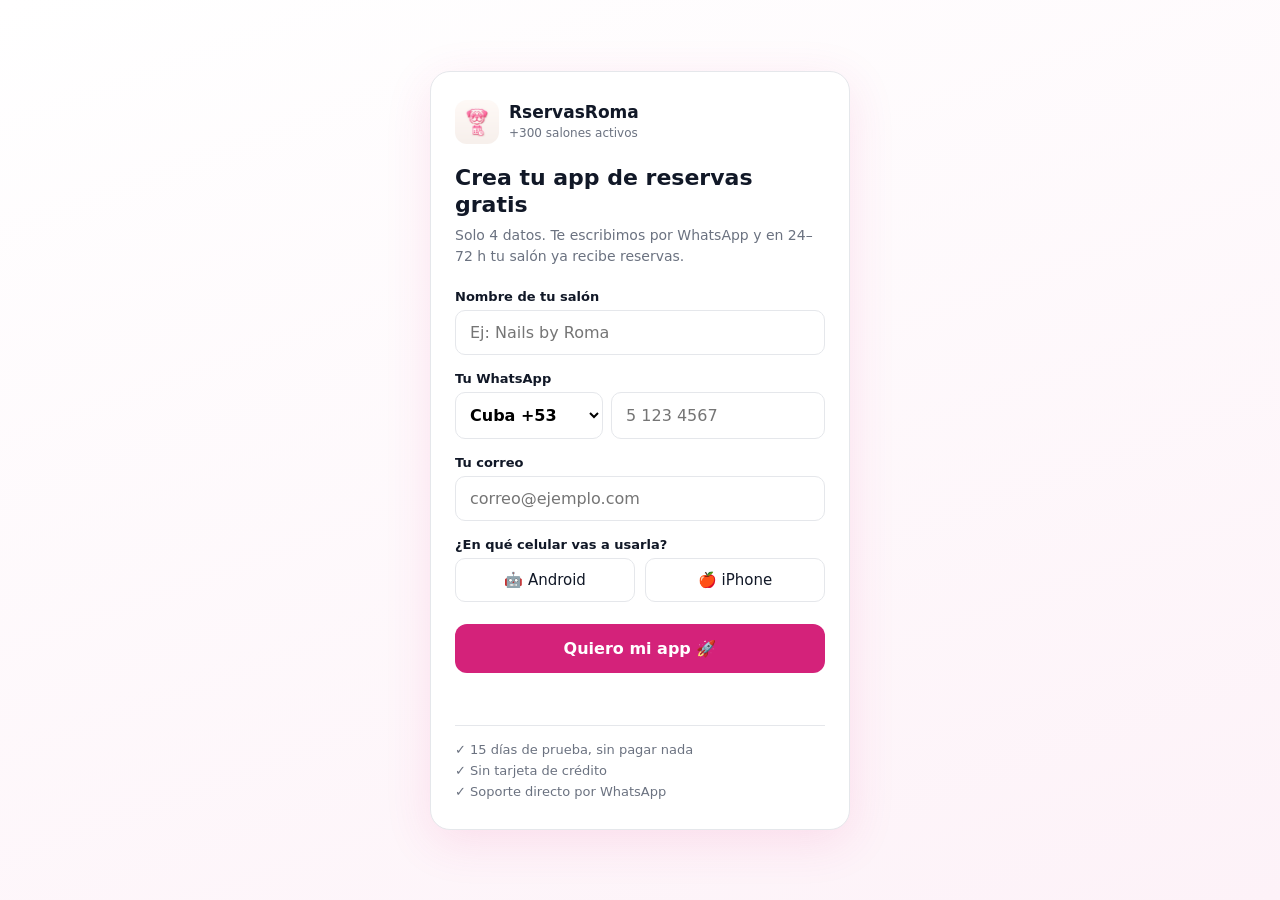
<file: alta.html>
<!DOCTYPE html>
<html lang="es">
<head>
  <meta charset="UTF-8">
  <meta name="viewport" content="width=device-width, initial-scale=1.0">
  <title>Crea tu app de reservas — RservasRoma</title>
  <meta name="description" content="Déjanos 4 datos y en 24–72 h tu salón tiene su app de reservas lista. 15 días de prueba gratis.">
  <meta name="theme-color" content="#ffffff">
  <link rel="icon" type="image/png" sizes="32x32" href="icons/favicon-32.png">
  <link rel="icon" type="image/png" sizes="16x16" href="icons/favicon-16.png">
  <link rel="apple-touch-icon" href="icons/apple-touch-icon.png">
  <style>
    :root {
      --brand: #e83387;
      --brand-dark: #c0166a;
      /* Blanco sobre --brand da 4.0:1 y no pasa AA. Para el boton, 4.87:1. */
      --brand-cta: #d4227a;
      --ink: #111827;
      --muted: #6B7280;
      --line: #E5E7EB;
    }
    * { box-sizing: border-box; }
    body {
      margin: 0;
      min-height: 100vh;
      display: flex;
      align-items: center;
      justify-content: center;
      padding: 24px 16px;
      background: linear-gradient(160deg, #fff 0%, #fdf2f8 100%);
      font-family: -apple-system, BlinkMacSystemFont, "Segoe UI", system-ui, sans-serif;
      color: var(--ink);
    }
    .card {
      width: 100%;
      max-width: 420px;
      background: #fff;
      border: 1px solid var(--line);
      border-radius: 20px;
      padding: 28px 24px 24px;
      box-shadow: 0 12px 48px rgba(232, 51, 135, 0.12);
    }
    .brand {
      display: flex;
      align-items: center;
      gap: 10px;
      margin-bottom: 20px;
    }
    .brand img { width: 44px; height: 44px; border-radius: 12px; }
    .brand strong { display: block; font-size: 17px; }
    .brand small { color: var(--muted); font-size: 12px; }
    h1 { font-size: 22px; line-height: 1.25; margin: 0 0 6px; }
    .sub { color: var(--muted); font-size: 14px; margin: 0 0 22px; line-height: 1.5; }
    label { display: block; font-size: 13px; font-weight: 600; margin-bottom: 6px; }
    input[type="text"], input[type="email"], input[type="tel"] {
      width: 100%;
      padding: 12px 14px;
      font-size: 16px;
      border: 1px solid var(--line);
      border-radius: 10px;
      font-family: inherit;
      margin-bottom: 16px;
    }
    .tel-row { display: grid; grid-template-columns: minmax(140px, 40%) 1fr; gap: 8px; }
    .tel-row select, .tel-row input { min-width: 0; }
    select {
      width: 100%; padding: 12px 10px; font-size: 16px; font-weight: 600; font-family: inherit;
      border: 1px solid var(--line); border-radius: 10px; margin-bottom: 16px; background: #fff;
    }
    select:focus { outline: 2px solid var(--brand); outline-offset: -1px; border-color: var(--brand); }
    input:focus { outline: 2px solid var(--brand); outline-offset: -1px; border-color: var(--brand); }
    .platforms { display: grid; grid-template-columns: 1fr 1fr; gap: 10px; margin-bottom: 22px; }
    .platforms input { position: absolute; opacity: 0; pointer-events: none; }
    .platforms label {
      margin: 0;
      text-align: center;
      padding: 12px 8px;
      border: 1.5px solid var(--line);
      border-radius: 10px;
      cursor: pointer;
      font-size: 15px;
      font-weight: 500;
    }
    .platforms input:checked + label {
      border-color: var(--brand);
      background: rgba(232, 51, 135, 0.07);
      color: var(--brand-dark);
      font-weight: 700;
    }
    button {
      width: 100%;
      padding: 15px;
      font-size: 16px;
      font-weight: 700;
      font-family: inherit;
      color: #fff;
      background: var(--brand-cta);
      border: none;
      border-radius: 12px;
      cursor: pointer;
    }
    button:hover { background: var(--brand-dark); }
    button:disabled { opacity: 0.6; cursor: default; }
    .status { font-size: 13px; text-align: center; margin: 14px 0 0; min-height: 18px; }
    .status.ok { color: #047857; }
    .status.err { color: #b91c1c; }
    .perks { list-style: none; padding: 0; margin: 20px 0 0; border-top: 1px solid var(--line); padding-top: 16px; }
    .perks li { font-size: 13px; color: var(--muted); margin-bottom: 6px; }
    .done { text-align: center; }
    .done .tick { font-size: 44px; display: block; margin-bottom: 10px; }
  </style>
</head>
<body>
  <main class="card">
    <div class="brand">
      <img src="icons/icon-192x192.png" alt="RservasRoma">
      <span>
        <strong>RservasRoma</strong>
        <small>+300 salones activos</small>
      </span>
    </div>

    <div id="vistaForm">
      <h1>Crea tu app de reservas gratis</h1>
      <p class="sub">Solo 4 datos. Te escribimos por WhatsApp y en 24–72 h tu salón ya recibe reservas.</p>

      <form id="altaForm" novalidate>
        <label for="salon">Nombre de tu salón</label>
        <input id="salon" name="salon" type="text" required placeholder="Ej: Nails by Roma" autocomplete="organization">

        <label for="whatsapp">Tu WhatsApp</label>
        <div class="tel-row">
          <select id="pais" name="pais" aria-label="País del WhatsApp">
            <option value="53">Cuba +53</option>
            <option value="1">EE. UU. +1</option>
            <option value="34">España +34</option>
            <option value="52">México +52</option>
            <option value="otro">Otro país</option>
          </select>
          <input id="whatsapp" name="whatsapp" type="tel" required inputmode="tel" placeholder="5 123 4567" autocomplete="tel-national">
        </div>

        <label for="email">Tu correo</label>
        <input id="email" name="email" type="email" required placeholder="correo@ejemplo.com" autocomplete="email">

        <label>¿En qué celular vas a usarla?</label>
        <div class="platforms">
          <input type="radio" id="p-android" name="plataforma" value="android" required>
          <label for="p-android">🤖 Android</label>
          <input type="radio" id="p-ios" name="plataforma" value="ios">
          <label for="p-ios">🍎 iPhone</label>
        </div>

        <button type="submit" id="enviar">Quiero mi app 🚀</button>
        <p class="status" id="estado" role="status"></p>
      </form>

      <ul class="perks">
        <li>✓ 15 días de prueba, sin pagar nada</li>
        <li>✓ Sin tarjeta de crédito</li>
        <li>✓ Soporte directo por WhatsApp</li>
      </ul>
    </div>

    <div id="vistaOk" class="done" hidden>
      <span class="tick">🎉</span>
      <h1>¡Solicitud recibida!</h1>
      <p class="sub">Ya tenemos tus datos. Te escribimos por WhatsApp en pocas horas para terminar de configurar tu salón.</p>
      <a href="#" id="waLink" style="display:block"><button type="button">Escribirnos ahora por WhatsApp</button></a>
    </div>
  </main>

  <script src="app.js"></script>
  <script>
    // Reusa guardarSolicitudRservas() de app.js para no tener dos copias de la
    // logica de guardado. app.js tolera que no existan los nodos de la landing
    // (usa ?. en todos sus selectores), asi que carga sin romper en esta pagina.
    const WA = "15154650340";
    const altaForm = document.querySelector("#altaForm");
    const estado = document.querySelector("#estado");
    const boton = document.querySelector("#enviar");

    altaForm.addEventListener("submit", async (event) => {
      event.preventDefault();

      const datos = {
        salon: altaForm.salon.value.trim(),
        whatsapp: window.telefonoConPais(altaForm.pais.value, altaForm.whatsapp.value),
        email: altaForm.email.value.trim(),
        plataforma: altaForm.querySelector('input[name="plataforma"]:checked')?.value || "",
        origen: "alta-corta"
      };

      if (!datos.salon || !datos.whatsapp || !datos.email || !datos.plataforma) {
        estado.className = "status err";
        estado.textContent = "Completa los 4 datos para continuar.";
        return;
      }

      boton.disabled = true;
      estado.className = "status";
      estado.textContent = "Enviando…";

      // Aca si se espera la respuesta: esta pagina muestra una pantalla de
      // confirmacion propia en vez de saltar a WhatsApp, asi que no hay gesto
      // de usuario que perder y conviene avisar si algo falla de verdad.
      try {
        const res = await window.guardarSolicitudRservas(datos);
        if (!res.ok) throw new Error(await res.text());

        const texto = [
          "Solicitud para crear cliente en RservasRoma",
          "",
          `Nombre del salón: ${datos.salon}`,
          `WhatsApp: ${datos.whatsapp}`,
          `Correo electrónico: ${datos.email}`,
          `Sistema operativo: ${datos.plataforma === "ios" ? "iOS" : "Android"}`
        ].join("\n");

        document.querySelector("#waLink").href =
          `https://wa.me/${WA}?text=${encodeURIComponent(texto)}`;
        document.querySelector("#vistaForm").hidden = true;
        document.querySelector("#vistaOk").hidden = false;
      } catch (err) {
        console.warn(err);
        boton.disabled = false;
        estado.className = "status err";
        estado.textContent = "No se pudo enviar. Escríbenos por WhatsApp al +1 515 465 0340.";
      }
    });
  </script>
</body>
</html>
</file>
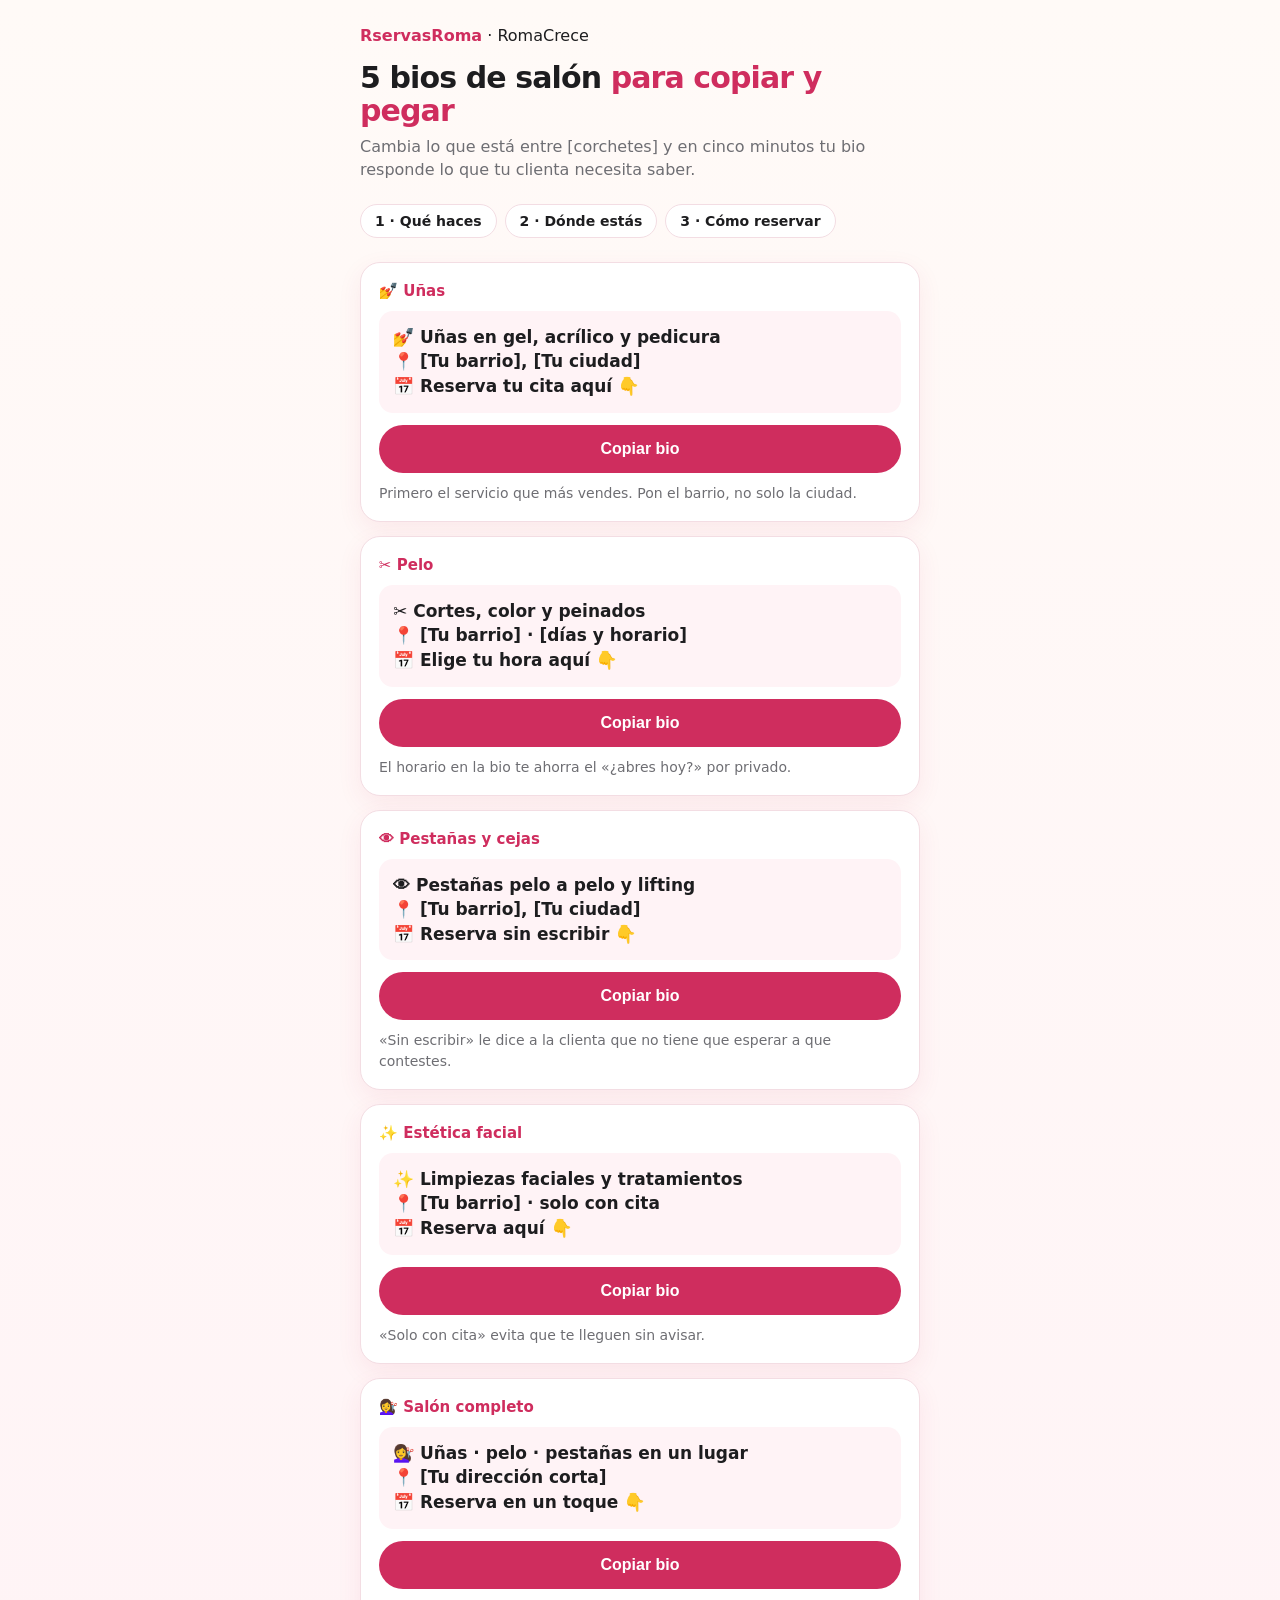
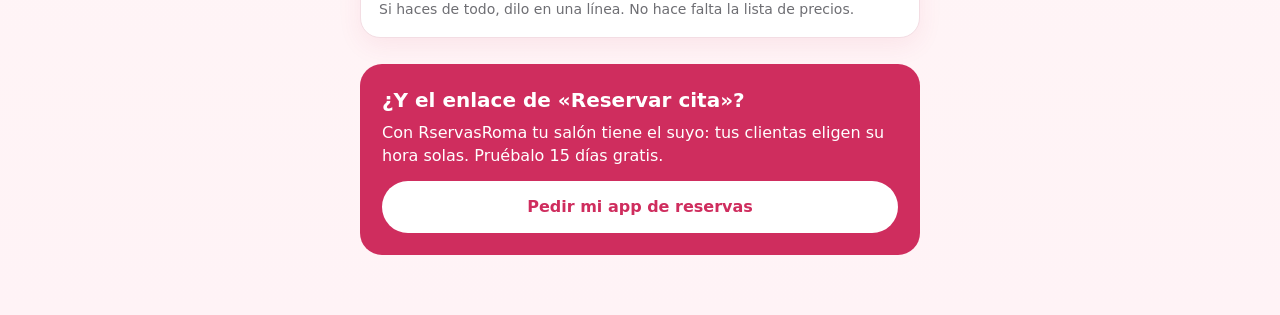
<file: bios.html>
<!doctype html>
<html lang="es"><head><meta charset="utf-8"><meta name="viewport" content="width=device-width,initial-scale=1">
<title>5 bios de salón para copiar · RservasRoma</title>
<meta name="description" content="Cinco bios de Instagram para salones de belleza, listas para copiar y pegar: qué haces, dónde estás y cómo reservar.">
<link rel="icon" href="icons/favicon-32.png">
<style>
:root{--rosa:#FB6095;--prof:#CF2D5E;--tinta:#1D1D1F;--gris:#6E6E73;--velo:#FFF3F6;--linea:#F3DDE3}
*{box-sizing:border-box;margin:0}
body{font-family:Inter,system-ui,-apple-system,"Segoe UI",sans-serif;background:linear-gradient(180deg,#FFFAF7,#FFF3F6);color:var(--tinta);padding:24px 16px 60px;line-height:1.45}
main{max-width:560px;margin:0 auto}
h1{font-size:30px;line-height:1.1;letter-spacing:-.03em;margin:14px 0 8px}
h1 span{color:var(--prof)}
.sub{color:var(--gris);font-size:16px;margin-bottom:22px}
.tres{display:flex;gap:8px;flex-wrap:wrap;margin-bottom:24px}
.tres b{background:#fff;border:1px solid var(--linea);border-radius:99px;padding:6px 14px;font-size:14px}
.card{background:#fff;border:1px solid var(--linea);border-radius:20px;padding:18px;margin-bottom:14px;box-shadow:0 8px 24px rgba(207,45,94,.08)}
.card h2{font-size:15px;color:var(--prof);margin-bottom:8px}
.bio{white-space:pre-line;font-size:17px;font-weight:600;background:var(--velo);border-radius:14px;padding:14px}
.bio i{font-style:normal;background:#FFE3F1;color:#A8104F;border-radius:6px;padding:0 4px}
button{margin-top:12px;width:100%;min-height:48px;border:0;border-radius:99px;background:var(--prof);color:#fff;font-size:16px;font-weight:700;cursor:pointer}
button:focus-visible{outline:3px solid #1D1D1F;outline-offset:2px}
.tip{font-size:14px;color:var(--gris);margin-top:10px}
.cta{background:var(--prof);color:#fff;border-radius:22px;padding:22px;margin-top:26px}
.cta a{display:block;margin-top:14px;background:#fff;color:var(--prof);text-align:center;text-decoration:none;font-weight:800;border-radius:99px;padding:14px}
</style></head><body><main>
<p><b style="color:var(--prof)">RservasRoma</b> · RomaCrece</p>
<h1>5 bios de salón <span>para copiar y pegar</span></h1>
<p class="sub">Cambia lo que está entre [corchetes] y en cinco minutos tu bio responde lo que tu clienta necesita saber.</p>
<div class="tres"><b>1 · Qué haces</b><b>2 · Dónde estás</b><b>3 · Cómo reservar</b></div>

<section class="card"><h2>💅 Uñas</h2><div class="bio" id="b1">💅 Uñas en gel, acrílico y pedicura
📍 [Tu barrio], [Tu ciudad]
📅 Reserva tu cita aquí 👇</div><button data-b="b1">Copiar bio</button><p class="tip">Primero el servicio que más vendes. Pon el barrio, no solo la ciudad.</p></section>

<section class="card"><h2>✂️ Pelo</h2><div class="bio" id="b2">✂️ Cortes, color y peinados
📍 [Tu barrio] · [días y horario]
📅 Elige tu hora aquí 👇</div><button data-b="b2">Copiar bio</button><p class="tip">El horario en la bio te ahorra el «¿abres hoy?» por privado.</p></section>

<section class="card"><h2>👁 Pestañas y cejas</h2><div class="bio" id="b3">👁 Pestañas pelo a pelo y lifting
📍 [Tu barrio], [Tu ciudad]
📅 Reserva sin escribir 👇</div><button data-b="b3">Copiar bio</button><p class="tip">«Sin escribir» le dice a la clienta que no tiene que esperar a que contestes.</p></section>

<section class="card"><h2>✨ Estética facial</h2><div class="bio" id="b4">✨ Limpiezas faciales y tratamientos
📍 [Tu barrio] · solo con cita
📅 Reserva aquí 👇</div><button data-b="b4">Copiar bio</button><p class="tip">«Solo con cita» evita que te lleguen sin avisar.</p></section>

<section class="card"><h2>💇‍♀️ Salón completo</h2><div class="bio" id="b5">💇‍♀️ Uñas · pelo · pestañas en un lugar
📍 [Tu dirección corta]
📅 Reserva en un toque 👇</div><button data-b="b5">Copiar bio</button><p class="tip">Si haces de todo, dilo en una línea. No hace falta la lista de precios.</p></section>

<div class="cta"><b style="font-size:20px">¿Y el enlace de «Reservar cita»?</b><p style="margin-top:6px">Con RservasRoma tu salón tiene el suyo: tus clientas eligen su hora solas. Pruébalo 15 días gratis.</p>
<a href="https://tusalon.github.io/HouseofRservasRoma/?fuente=bios">Pedir mi app de reservas</a></div>
</main>
<script>
document.querySelectorAll('button[data-b]').forEach(function(b){b.addEventListener('click',function(){
  var t=document.getElementById(b.dataset.b).innerText;
  function ok(){b.textContent='✓ Copiada';setTimeout(function(){b.textContent='Copiar bio'},2000)}
  try{navigator.clipboard.writeText(t).then(ok,function(){fb(t,ok)})}catch(e){fb(t,ok)}
});});
function fb(t,ok){var a=document.createElement('textarea');a.value=t;document.body.appendChild(a);a.select();try{document.execCommand('copy');ok()}catch(e){}a.remove()}
</script></body></html>
</file>
<file: styles.css>
/* Inter y Bricolage Grotesque alojadas aqui: sin pedir nada a Google al cargar */
@font-face {
  font-family: 'Inter';
  font-style: normal;
  font-weight: 400 900;
  font-display: swap;
  src: url(assets/fonts/inter-latin-ext.woff2) format('woff2');
  unicode-range: U+0100-02BA, U+02BD-02C5, U+02C7-02CC, U+02CE-02D7, U+02DD-02FF, U+0304, U+0308, U+0329, U+1D00-1DBF, U+1E00-1E9F, U+1EF2-1EFF, U+2020, U+20A0-20AB, U+20AD-20C4, U+2113, U+2C60-2C7F, U+A720-A7FF;
}
@font-face {
  font-family: 'Inter';
  font-style: normal;
  font-weight: 400 900;
  font-display: swap;
  src: url(assets/fonts/inter-latin.woff2) format('woff2');
  unicode-range: U+0000-00FF, U+0131, U+0152-0153, U+02BB-02BC, U+02C6, U+02DA, U+02DC, U+0304, U+0308, U+0329, U+2000-206F, U+20AC, U+2122, U+2191, U+2193, U+2212, U+2215, U+FEFF, U+FFFD;
}
@font-face {
  font-family: 'Bricolage Grotesque';
  font-style: normal;
  font-weight: 500 800;
  font-display: swap;
  src: url(assets/fonts/bricolage-latin.woff2) format('woff2');
  unicode-range: U+0000-00FF, U+0131, U+0152-0153, U+02BB-02BC, U+02C6, U+02DA, U+02DC, U+0304, U+0308, U+0329, U+2000-206F, U+20AC, U+2122, U+2191, U+2193, U+2212, U+2215, U+FEFF, U+FFFD;
}

:root {
  /* El fucsia tiene tres trabajos: --brand viste superficies y tintes (4.0:1 con blanco, no lleva texto
     blanco), --brand-cta es la superficie con texto blanco (4.87:1) y --brand-ink es el rosa como
     texto sobre claro (5.89:1). */
  --brand: #e83387;
  --brand-cta: #c41e6a;
  --brand-ink: #a3135a;
  --brand-tint: #fbe6ef;
  /* Dorado champagne: el acento calido de aliciasnailstudio.com (#C9A86A) sobre ciruela. --gold-ink es
     el dorado como texto sobre claro (>=4.5:1). El rosa queda para actuar: botones y enlaces. */
  --gold: #c9a86a;
  --gold-soft: #e8d5a8;
  --gold-bg: #f6ecd2;
  --gold-ink: #7a5516;
  --gold-grad: linear-gradient(120deg, #b98f4c 0%, #ecd9a8 45%, #c9a86a 70%, #b98f4c 100%);
  --ink: #231320;
  --ink-soft: #4d4048;
  --muted: #6b5d66;
  --line: #ebdfd8;
  --paper: #ffffff;
  --wash: #faf5f1;
  --plum: #321024;
  --plum-deep: #200a17;
  --on-plum: #f6e9f0;
  --on-plum-muted: #d3b7c6;
  --ok-bg: #d1fae5;
  --ok-ink: #065f46;
  --miss-bg: #fee2e2;
  --miss-ink: #991b1b;
  --wa: #25d366;
  --display: 'Bricolage Grotesque', 'Inter', ui-sans-serif, system-ui, sans-serif;
  --body: 'Inter', ui-sans-serif, system-ui, -apple-system, sans-serif;
  --ease: cubic-bezier(0.22, 1, 0.36, 1);
  --shadow-soft: 0 1px 2px rgba(50, 16, 36, 0.06), 0 12px 32px -12px rgba(50, 16, 36, 0.18);
  --shadow-lift: 0 2px 4px rgba(50, 16, 36, 0.06), 0 28px 60px -20px rgba(50, 16, 36, 0.35);
  --gutter: clamp(20px, 5vw, 48px);
}

* { box-sizing: border-box; min-width: 0; }
html { scroll-behavior: smooth; scroll-padding-top: 88px; accent-color: var(--brand-cta); scrollbar-color: var(--brand) var(--wash); }
body {
  margin: 0;
  font-family: var(--body);
  font-size: 1rem;
  line-height: 1.6;
  color: var(--ink);
  background: var(--paper);
  -webkit-font-smoothing: antialiased;
  text-rendering: optimizeLegibility;
}
::selection { background: var(--brand-tint); color: var(--ink); }
img, svg { display: block; max-width: 100%; }
a { color: inherit; }
button, input, textarea, select { font: inherit; color: inherit; caret-color: var(--brand-cta); }
h1, h2, h3, p, ul, ol, dl, dd, figure, blockquote { margin: 0; padding: 0; }
ul, ol { list-style: none; }
:focus-visible { outline: 3px solid var(--brand-ink); outline-offset: 3px; border-radius: 6px; }

.i { width: 20px; height: 20px; flex: none; }
.wrap { width: 100%; max-width: 1200px; margin-inline: auto; padding-inline: var(--gutter); }

/* ── Tipografía ── */
h1, h2, h3 { font-family: var(--display); font-weight: 700; letter-spacing: -0.025em; text-wrap: balance; }
h1 { font-size: clamp(2.75rem, 6.6vw, 5rem); line-height: 1.0; letter-spacing: -0.035em; }
h2 { font-size: clamp(2rem, 4.2vw, 3.25rem); line-height: 1.06; }
h3 { font-size: 1.25rem; line-height: 1.25; letter-spacing: -0.015em; }
.lead { font-size: clamp(1.0625rem, 1.5vw, 1.25rem); line-height: 1.55; color: var(--ink-soft); max-width: 56ch; text-wrap: pretty; }
p { text-wrap: pretty; }

/* ── Botones ── */
.button {
  display: inline-flex; align-items: center; justify-content: center; gap: 8px;
  min-height: 52px; padding: 14px 28px;
  border: 1.5px solid transparent; border-radius: 999px;
  font-weight: 700; font-size: 1rem; text-decoration: none; cursor: pointer;
  transition: transform 0.25s var(--ease), box-shadow 0.25s var(--ease), background-color 0.2s, border-color 0.2s;
}
.button.primary { background: var(--brand-cta); color: #fff; box-shadow: 0 1px 2px rgba(50, 16, 36, 0.15), 0 14px 28px -12px rgba(196, 30, 106, 0.65); }
.button.primary:hover { background: var(--brand-ink); transform: translateY(-2px); box-shadow: 0 2px 4px rgba(50, 16, 36, 0.18), 0 18px 32px -12px rgba(196, 30, 106, 0.7); }
.button.primary:active { transform: translateY(0); }
.button.ghost { background: var(--paper); color: var(--ink); border-color: var(--line); }
.button.ghost:hover { border-color: var(--brand-cta); color: var(--brand-ink); }
.button.light { background: var(--gold-grad); color: var(--plum); box-shadow: 0 14px 28px -14px rgba(201, 168, 106, 0.6); }
.button.light:hover { transform: translateY(-2px); }
.button.small { min-height: 44px; padding: 10px 20px; font-size: 0.9375rem; }
.button.block { width: 100%; }
.button:disabled { opacity: 0.6; cursor: wait; transform: none; }

.text-link { display: inline-flex; align-items: center; gap: 6px; font-weight: 700; color: var(--brand-ink); text-decoration: none; min-height: 44px; }
.text-link .i { width: 18px; height: 18px; transition: transform 0.25s var(--ease); }
.text-link:hover .i { transform: translateX(4px); }
.text-link:hover { text-decoration: underline; text-underline-offset: 4px; }

/* ── Cabecera ── */
.site-header { position: sticky; top: 0; z-index: 50; background: rgba(250, 245, 241, 0.94); backdrop-filter: saturate(1.4) blur(10px); border-bottom: 1px solid var(--line); }
.nav { max-width: 1200px; margin-inline: auto; padding: 12px var(--gutter); display: flex; align-items: center; justify-content: space-between; gap: 16px; min-height: 72px; }
.brand { display: flex; align-items: center; gap: 12px; text-decoration: none; }
.brand img { border-radius: 12px; }
.brand strong { font-family: var(--display); font-size: 1.25rem; letter-spacing: -0.02em; }
.nav-links { display: flex; align-items: center; gap: 4px; font-weight: 600; font-size: 0.9375rem; }
.nav-links a { padding: 10px 14px; border-radius: 999px; text-decoration: none; color: var(--ink-soft); min-height: 44px; display: inline-flex; align-items: center; transition: background-color 0.2s, color 0.2s; }
.nav-links a:hover { background: var(--wash); color: var(--brand-ink); }
.nav-links .nav-cta { margin-left: 8px; background: var(--brand-cta); color: #fff; padding-inline: 20px; }
.nav-links .nav-cta:hover { background: var(--brand-ink); color: #fff; }
.nav-toggle { display: none; min-height: 44px; padding: 10px 18px; border: 1.5px solid var(--line); border-radius: 999px; background: #fff; font-weight: 700; cursor: pointer; }

/* ── Hero ── */
.hero { padding-block: clamp(40px, 6vw, 88px) clamp(56px, 8vw, 112px); background: linear-gradient(180deg, var(--wash), var(--paper) 88%); }
.hero-grid { display: grid; grid-template-columns: minmax(0, 1.05fr) minmax(0, 0.95fr); gap: clamp(40px, 6vw, 88px); align-items: center; }
.hero-copy h1 { margin-bottom: 24px; }
.hero-actions { display: flex; flex-wrap: wrap; gap: 12px; margin-top: 32px; }
.hero-points { display: grid; gap: 10px; margin-top: 36px; color: var(--ink-soft); font-size: 0.9375rem; }
.hero-points li { display: flex; align-items: center; gap: 10px; }
.hero-points .i { color: var(--gold-ink); background: var(--gold-bg); border-radius: 50%; padding: 3px; width: 24px; height: 24px; }
.hero-points strong { color: var(--ink); }

.hero-visual { position: relative; isolation: isolate; display: grid; justify-items: center; padding-bottom: 8px; }
.stage { position: absolute; z-index: -1; inset: 4% 2% 6%; background: radial-gradient(circle at 30% 25%, var(--brand-tint), var(--gold-bg) 85%); border-radius: 44% 56% 48% 52% / 38% 42% 58% 62%; }
.phone {
  position: relative; width: min(100%, 318px);
  background: var(--paper); border: 9px solid var(--ink); border-radius: 44px;
  box-shadow: var(--shadow-lift);
  overflow: hidden;
}
.phone-notch { position: absolute; top: 0; left: 50%; translate: -50% 0; width: 96px; height: 22px; background: var(--ink); border-radius: 0 0 16px 16px; z-index: 2; }
.app { padding: 34px 18px 20px; display: grid; gap: 8px; }
.app-head { display: flex; align-items: center; gap: 12px; margin-bottom: 6px; }
.app-logo { width: 42px; height: 42px; border-radius: 14px; display: grid; place-items: center; background: var(--plum); color: var(--gold-soft); font-family: var(--display); font-weight: 700; font-size: 0.9375rem; }
.app-head strong { display: block; font-family: var(--display); font-size: 1.0625rem; line-height: 1.2; }
.app-head small { color: var(--muted); font-size: 0.8125rem; }
.app-label { font-size: 0.8125rem; font-weight: 700; color: var(--muted); margin-top: 6px; }
.app button { cursor: pointer; border: 1.5px solid var(--line); background: #fff; transition: border-color 0.2s, background-color 0.2s, color 0.2s, transform 0.2s var(--ease); }
.app button:hover:not(:disabled) { border-color: var(--brand); }
.app button[aria-pressed="true"] { border-color: var(--brand-cta); background: var(--brand-tint); color: var(--brand-ink); }
.app button:disabled { cursor: not-allowed; color: #75687b; background: var(--wash); text-decoration: line-through; }
.app-services { display: grid; gap: 6px; }
.app-services button { display: flex; justify-content: space-between; align-items: center; gap: 8px; padding: 10px 12px; border-radius: 14px; font-weight: 600; font-size: 0.875rem; text-align: left; }
.app-services small { font-weight: 500; color: var(--muted); }
.app-days { display: grid; grid-template-columns: repeat(4, 1fr); gap: 6px; }
.app-days button { display: grid; gap: 0; padding: 8px 0; border-radius: 14px; text-align: center; font-weight: 700; }
.app-days small { font-size: 0.6875rem; font-weight: 600; color: var(--muted); }
.app-days span { font-size: 1.0625rem; }
.app-hours { display: grid; grid-template-columns: repeat(4, 1fr); gap: 6px; }
.app-hours button { padding: 10px 0; border-radius: 12px; font-weight: 700; font-size: 0.75rem; }
.app .app-confirm { margin-top: 10px; min-height: 48px; border: 0; border-radius: 999px; background: var(--brand-cta); color: #fff; font-weight: 700; font-size: 0.9375rem; }
.app .app-confirm:hover { background: var(--brand-ink); }
.app .app-confirm[data-done] { background: var(--ok-ink); }
.app-done { min-height: 1.25em; font-size: 0.8125rem; font-weight: 600; color: var(--ok-ink); text-align: center; }

.float {
  position: absolute; display: flex; align-items: center; gap: 12px;
  padding: 12px 16px 12px 12px; background: #fff; border-radius: 18px;
  box-shadow: var(--shadow-lift); max-width: 244px;
}
.float strong { display: block; font-size: 0.875rem; line-height: 1.25; }
.float small { color: var(--muted); font-size: 0.75rem; }
.float-icon { width: 38px; height: 38px; border-radius: 12px; display: grid; place-items: center; background: var(--brand-tint); color: var(--brand-ink); flex: none; }
.float-icon.is-ok { background: var(--ok-bg); color: var(--ok-ink); }
.float-reminder { top: 10%; left: -24%; }
.float-paid { bottom: 12%; right: -22%; }
.demo-note { margin-top: 20px; font-size: 0.8125rem; color: var(--muted); text-align: center; position: relative; }

@media (prefers-reduced-motion: no-preference) {
  .float-reminder { animation: float-in 0.9s var(--ease) 0.5s backwards, bob 6s ease-in-out 1.6s infinite; }
  .float-paid { animation: float-in 0.9s var(--ease) 0.85s backwards, bob 7s ease-in-out 2s infinite reverse; }
  .phone { animation: phone-in 0.9s var(--ease) backwards; }
  .stage { animation: morph 14s ease-in-out infinite alternate; }
  .hero-copy > * { animation: float-in 1s var(--ease) backwards; }
  .hero-copy > :nth-child(2) { animation-delay: 0.12s; }
  .hero-copy > :nth-child(3) { animation-delay: 0.24s; }
  .hero-copy > :nth-child(4) { animation-delay: 0.36s; }
  .badge { animation: pulse 3.2s var(--ease) infinite; }
  .floating-whatsapp::after { content: ""; position: absolute; inset: 0; border-radius: inherit; animation: ring 2.4s var(--ease) 2s infinite; }
}
@keyframes float-in { from { opacity: 0; translate: 0 18px; } }
@keyframes phone-in { from { opacity: 0; translate: 0 28px; } }
@keyframes bob { 50% { translate: 0 -8px; } }
@keyframes morph { 50% { border-radius: 56% 44% 52% 48% / 46% 54% 46% 54%; } }
@keyframes pulse { 0%, 70%, 100% { scale: 1; } 80% { scale: 1.08; } 90% { scale: 0.98; } }
@keyframes ring { from { box-shadow: 0 0 0 0 rgba(37, 211, 102, 0.6); } 70%, to { box-shadow: 0 0 0 14px rgba(37, 211, 102, 0); } }
@keyframes pop { from { opacity: 0; scale: 0.6; } }
@keyframes draw { from { scale: 0 1; } }

/* ── Movimiento al hacer scroll (patron de aliciasnailstudio.com, en rosa propio) ──
   <html class="anim"> solo lo pone la cabecera si la visitante NO pidio menos movimiento;
   sin esa clase todo queda visible. app.js marca los bloques con .reveal y les da .is-in al entrar. */
.site-header { transition: box-shadow 0.3s var(--ease); }
.site-header.is-scrolled { box-shadow: 0 14px 32px -22px rgba(50, 16, 36, 0.45); }
.button.primary { position: relative; overflow: hidden; isolation: isolate; }
.button.primary::after { content: ""; position: absolute; inset: 0; z-index: -1; background: linear-gradient(105deg, transparent 35%, rgba(255, 255, 255, 0.38) 50%, transparent 65%); translate: -120% 0; transition: translate 0.7s var(--ease); }
.button.primary:hover::after { translate: 120% 0; }
.tile, .quotes figure { transition: transform 0.35s var(--ease), box-shadow 0.35s var(--ease); }
.tile:hover, .quotes figure:hover { transform: translateY(-4px); box-shadow: var(--shadow-lift); }
.mono { transition: transform 0.35s var(--ease), background-color 0.2s; }
.eco-list li:hover .mono { transform: rotate(-8deg) scale(1.08); background: rgba(255, 255, 255, 0.18); }
.rubros li { transition: padding-left 0.3s var(--ease); }
.rubros li:hover { padding-left: 10px; }
.rubros li:hover h3 { color: var(--brand-ink); }

.anim .reveal:not(.is-in) { opacity: 0; translate: 0 18px; }
.anim .reveal.is-in { animation: float-in 0.9s var(--ease) calc(var(--i, 0) * 90ms) backwards; }
.anim .steps li.is-in:not(:last-child)::before { transform-origin: left; animation: draw 0.9s var(--ease) 0.4s backwards; }
.anim .steps li.is-in .step-n { animation: pop 0.6s var(--ease) calc(var(--i, 0) * 90ms + 0.2s) backwards; }
.anim .t-night.is-in .feed li { animation: float-in 0.7s var(--ease) 0.4s backwards; }
.anim .t-night.is-in .feed li + li { animation-delay: 0.7s; }
.anim .t-pay.is-in .status.is-done { animation: pop 0.6s var(--ease) 1.1s backwards; }
.anim .t-agenda.is-in .agenda li { animation: float-in 0.6s var(--ease) calc(0.35s + var(--k, 0) * 0.15s) backwards; }
[data-count] { font-variant-numeric: tabular-nums; }

/* Barra de avance de lectura: solo donde el navegador sabe ligar animacion al scroll */
@supports (animation-timeline: scroll()) {
  @media (prefers-reduced-motion: no-preference) {
    .site-header::after { content: ""; position: absolute; left: 0; right: 0; bottom: -1px; height: 3px; background: var(--brand-cta); transform-origin: left; animation: draw linear both; animation-timeline: scroll(root); }
  }
}

/* ── Secciones ── */
.section { padding-block: clamp(64px, 9vw, 120px); }
.section.alt { background: var(--wash); }
.section-head { max-width: 760px; margin-bottom: clamp(36px, 5vw, 64px); }
.section-head p { margin-top: 16px; font-size: 1.125rem; color: var(--ink-soft); max-width: 60ch; }
.section-head.center { margin-inline: auto; text-align: center; }
.section-head.center p { margin-inline: auto; }
.split { display: grid; grid-template-columns: minmax(0, 1fr) minmax(0, 0.9fr); gap: clamp(32px, 6vw, 88px); align-items: center; }

/* Problema */
.problem h2 { max-width: 20ch; }
.before-after { display: grid; gap: 4px; }
.before-after li { display: flex; align-items: center; gap: 14px; padding: 18px 4px; border-bottom: 1px solid var(--line); font-size: 1.125rem; font-weight: 500; color: var(--ink-soft); }
.before-after .i { padding: 4px; width: 28px; height: 28px; border-radius: 50%; background: var(--miss-bg); color: var(--miss-ink); }
.before-after .is-yes { border-bottom: 0; padding: 22px 20px; margin-top: 12px; background: var(--plum); color: var(--on-plum); border-radius: 22px; font-weight: 700; box-shadow: 0 18px 34px -16px rgba(50, 16, 36, 0.7); }
.before-after .is-yes .i { background: var(--gold); color: var(--plum); }

/* Bento */
.bento { display: grid; grid-template-columns: repeat(12, minmax(0, 1fr)); gap: 16px; }
.tile { display: flex; flex-direction: column; gap: 10px; padding: clamp(24px, 3vw, 36px); border-radius: 28px; background: var(--paper); box-shadow: var(--shadow-soft); }
.tile p { color: var(--ink-soft); max-width: 46ch; }
.t-link { grid-column: span 7; background: linear-gradient(140deg, var(--brand-tint), var(--gold-bg)); box-shadow: none; }
.t-night { grid-column: span 5; background: var(--plum); color: var(--on-plum); }
.t-night p { color: var(--on-plum-muted); }
.t-pay { grid-column: span 5; }
.t-agenda { grid-column: span 7; }
.viz { margin-top: auto; padding-top: 22px; }
.bento-note { margin-top: 16px; font-size: 0.8125rem; color: var(--muted); }
.mini-card { display: flex; align-items: center; gap: 12px; padding: 14px 16px; border-radius: 20px; background: #fff; box-shadow: var(--shadow-soft); }
.mini-card strong { display: block; font-size: 0.9375rem; line-height: 1.25; }
.mini-card small { color: var(--muted); font-size: 0.8125rem; }
.mini-card .app-logo { width: 40px; height: 40px; flex: none; }
.mini-card.is-col { flex-direction: column; align-items: flex-start; }
.mini-row small { display: block; }
.mini-go { margin-left: auto; padding: 8px 16px; border-radius: 999px; background: var(--brand-cta); color: #fff; font-weight: 700; font-size: 0.8125rem; }
.share { display: flex; flex-wrap: wrap; gap: 8px; align-items: center; margin-top: 14px; }
.pill-link { display: inline-flex; align-items: center; gap: 8px; padding: 12px 18px; border-radius: 999px; background: #fff; font-weight: 700; color: var(--brand-ink); box-shadow: var(--shadow-soft); }
.chip { padding: 8px 14px; border-radius: 999px; background: rgba(255, 255, 255, 0.7); font-size: 0.875rem; font-weight: 600; color: var(--ink-soft); }
.feed { display: grid; gap: 10px; }
.feed li { display: flex; align-items: center; gap: 12px; padding: 12px 14px; border-radius: 18px; background: rgba(255, 255, 255, 0.08); }
.feed .dot { width: 36px; height: 36px; border-radius: 12px; display: grid; place-items: center; background: rgba(232, 213, 168, 0.16); color: var(--gold-soft); flex: none; }
.feed strong { display: block; font-size: 0.9375rem; color: #fff; }
.feed small { color: var(--on-plum-muted); font-size: 0.8125rem; }
.flow { display: flex; flex-wrap: wrap; align-items: center; gap: 10px; }
.flow .i { color: var(--muted); }
.status { display: inline-block; padding: 5px 12px; border-radius: 999px; font-size: 0.8125rem; font-weight: 700; white-space: nowrap; }
.status.is-pending { background: var(--gold-bg); color: var(--gold-ink); }
.status.is-done { background: var(--ok-bg); color: var(--ok-ink); }
.status.is-miss { background: var(--miss-bg); color: var(--miss-ink); }
.agenda { display: grid; gap: 4px; }
.agenda li { display: grid; grid-template-columns: 64px minmax(0, 1fr) auto; align-items: center; gap: 12px; padding: 12px 4px; border-bottom: 1px solid var(--line); font-size: 0.9375rem; }
.agenda li:last-child { border-bottom: 0; }
.agenda time { white-space: nowrap; font-weight: 700; font-variant-numeric: tabular-nums; color: var(--ink); }
.agenda span:nth-child(2) { color: var(--ink-soft); }

/* Rubros */
.rubros { display: grid; grid-template-columns: repeat(2, minmax(0, 1fr)); column-gap: clamp(32px, 6vw, 80px); }
.rubros li { display: flex; align-items: center; justify-content: space-between; gap: 20px; padding-block: 26px; border-top: 1px solid var(--line); }
.rubros h3 { font-size: 1.5rem; margin-bottom: 6px; }
.rubros p { color: var(--ink-soft); max-width: 32ch; }
.rubros .text-link { white-space: nowrap; }

/* Testimonios */
.quotes { display: grid; grid-template-columns: repeat(2, minmax(0, 1fr)); gap: 16px; }
.quotes figure { display: grid; align-content: space-between; gap: 32px; padding: clamp(28px, 4vw, 48px); border-radius: 32px; background: var(--wash); border: 1px solid var(--line); }
.quotes blockquote { font-family: var(--display); font-size: clamp(1.25rem, 2.2vw, 1.625rem); line-height: 1.3; font-weight: 600; letter-spacing: -0.015em; text-wrap: balance; }
.quotes figcaption { display: flex; align-items: center; gap: 14px; font-size: 0.875rem; color: var(--muted); }
.quotes figcaption strong { display: block; color: var(--ink); font-size: 1rem; }
.avatar { width: 48px; height: 48px; border-radius: 50%; display: grid; place-items: center; background: var(--plum); color: var(--gold-soft); font-family: var(--display); font-weight: 700; font-size: 1.125rem; flex: none; }

/* Funciones */
.feat-head { display: grid; grid-template-columns: minmax(0, 1fr) auto; gap: clamp(32px, 6vw, 88px); align-items: center; margin-bottom: clamp(36px, 5vw, 64px); }
.feat-head .section-head { margin-bottom: 0; }
.feat-phone { display: grid; justify-items: center; }
.phone-sm { width: 288px; border-width: 8px; border-radius: 40px; }
.phone-sm .app { padding-top: 30px; }
.phone-sm .agenda li { grid-template-columns: 54px minmax(0, 1fr); padding-block: 10px; font-size: 0.8125rem; }
.phone-sm .agenda .status { grid-column: 2; justify-self: start; }
.features { display: grid; grid-template-columns: repeat(3, minmax(0, 1fr)); gap: clamp(28px, 4vw, 56px); }
.feature-col h3 { padding-bottom: 14px; margin-bottom: 8px; border-bottom: 2px solid var(--gold); font-size: 1.5rem; }
.feature-col dt { margin-top: 22px; font-weight: 700; font-size: 1.0625rem; }
.feature-col dd { margin-top: 4px; color: var(--ink-soft); font-size: 0.9688rem; line-height: 1.6; }

/* Ecosistema */
.ecosystem { background: radial-gradient(70% 90% at 100% 0%, rgba(201, 168, 106, 0.14), transparent 60%), var(--plum); color: var(--on-plum); }
.ecosystem .section-head p { color: var(--on-plum-muted); }
.eco-list { display: grid; grid-template-columns: repeat(2, minmax(0, 1fr)); column-gap: clamp(32px, 6vw, 80px); }
.eco-list li { display: flex; gap: 20px; padding-block: 30px; border-top: 1px solid rgba(255, 255, 255, 0.16); }
.mono { width: 52px; height: 52px; border-radius: 16px; display: grid; place-items: center; flex: none; background: rgba(232, 213, 168, 0.12); color: var(--gold-soft); box-shadow: inset 0 0 0 1px rgba(232, 213, 168, 0.28); }
.mono .i { width: 24px; height: 24px; }
.eco-list h3 { font-size: 1.5rem; margin-bottom: 8px; color: #fff; }
.eco-list p { color: var(--on-plum-muted); max-width: 46ch; }
.eco-list .text-link { color: var(--gold-soft); margin-top: 8px; }

/* Precio */
.price { max-width: 680px; margin-inline: auto; padding: clamp(28px, 5vw, 56px); border-radius: 36px; background: var(--paper); border: 2px solid var(--gold); box-shadow: var(--shadow-lift); text-align: center; }
.badge { display: inline-block; padding: 6px 16px; border-radius: 999px; background: var(--gold-bg); color: var(--gold-ink); box-shadow: inset 0 0 0 1px var(--gold); font-weight: 700; font-size: 0.875rem; }
.price-amount { margin-top: 20px; display: flex; align-items: baseline; justify-content: center; gap: 6px; }
.price-amount strong { font-family: var(--display); font-size: clamp(3rem, 8vw, 4.5rem); line-height: 1; letter-spacing: -0.04em; }
.price-amount span { font-size: 1.25rem; color: var(--muted); font-weight: 600; }
.price-note { margin-top: 12px; color: var(--ink-soft); font-size: 0.9375rem; }
.price-note a { color: var(--brand-ink); font-weight: 600; }
.price-list { margin: 28px 0; display: grid; gap: 4px; text-align: left; }
.price-list li { display: flex; gap: 12px; padding: 12px 0; border-top: 1px solid var(--line); color: var(--ink-soft); font-size: 0.9688rem; }
.price-list .i { margin-top: 2px; color: var(--gold-ink); }

/* Pasos */
.steps { display: grid; grid-template-columns: repeat(3, minmax(0, 1fr)); gap: clamp(20px, 4vw, 48px); }
.steps li { position: relative; }
.step-n { display: grid; place-items: center; width: 52px; height: 52px; border-radius: 50%; background: var(--plum); color: var(--gold-soft); box-shadow: 0 0 0 4px var(--gold-bg); font-family: var(--display); font-weight: 700; font-size: 1.25rem; margin-bottom: 20px; position: relative; z-index: 1; }
.steps li:not(:last-child)::before { content: ""; position: absolute; left: 64px; right: -24px; top: 26px; height: 0; border-top: 2px dashed var(--gold); }
.steps h3 { margin-bottom: 8px; font-size: 1.375rem; }
.steps p { color: var(--ink-soft); max-width: 36ch; }

/* FAQ */
.faq { align-items: start; }
.faq-head { position: sticky; top: 104px; }
.faq-head p { margin-top: 16px; color: var(--ink-soft); font-size: 1.0625rem; }
.faq-head a { color: var(--brand-ink); font-weight: 600; }
.faq-list details { border-bottom: 1px solid var(--line); }
.faq-list details:first-child { border-top: 1px solid var(--line); }
.faq-list summary { display: flex; justify-content: space-between; align-items: center; gap: 20px; min-height: 64px; padding-block: 18px; font-weight: 700; font-size: 1.0625rem; cursor: pointer; list-style: none; }
.faq-list summary::-webkit-details-marker { display: none; }
.faq-list summary::after { content: ""; flex: none; width: 32px; height: 32px; border-radius: 50%; background: linear-gradient(var(--brand-ink), var(--brand-ink)) center / 12px 2px no-repeat, linear-gradient(var(--brand-ink), var(--brand-ink)) center / 2px 12px no-repeat, var(--wash); transition: transform 0.3s var(--ease), background-color 0.2s; }
.faq-list summary:hover::after { background-color: var(--brand-tint); }
.faq-list details[open] summary::after { transform: rotate(45deg); }
.faq-list details p { padding: 0 52px 22px 0; color: var(--ink-soft); line-height: 1.65; }

/* Formulario */
.signup { background: radial-gradient(60% 90% at 90% 0%, rgba(232, 51, 135, 0.30), transparent 62%), radial-gradient(50% 70% at 0% 100%, rgba(201, 168, 106, 0.14), transparent 60%), var(--plum); color: var(--on-plum); padding-block: clamp(64px, 9vw, 112px); }
.signup-grid { display: grid; grid-template-columns: minmax(0, 1fr) minmax(0, 0.9fr); gap: clamp(32px, 6vw, 88px); align-items: center; }
.signup h2 { max-width: 14ch; }
.signup h2 { color: #fff; }
.signup-copy > p { margin-top: 20px; font-size: 1.1875rem; max-width: 44ch; }
.signup-points { display: grid; gap: 12px; margin-top: 28px; font-weight: 600; }
.signup-points li { display: flex; align-items: center; gap: 12px; }
.signup-points .i { background: var(--gold); color: var(--plum); border-radius: 50%; padding: 4px; width: 28px; height: 28px; }
.wa-link { display: inline-flex; align-items: center; gap: 8px; margin-top: 32px; color: var(--gold-soft); font-weight: 600; text-underline-offset: 4px; min-height: 44px; }
.wa-link:hover { text-decoration: underline; }
.signup-card { padding: clamp(24px, 4vw, 40px); background: var(--paper); color: var(--ink); border-radius: 32px; box-shadow: var(--shadow-lift); }
.contact-form { display: grid; gap: 18px; }
.contact-form[hidden], .thanks[hidden] { display: none; }
.field { display: grid; gap: 8px; }
.field label, .field .label { font-weight: 700; font-size: 0.9375rem; }
.tel-row { display: grid; grid-template-columns: minmax(140px, 40%) 1fr; gap: 8px; }
.tel-row select { min-width: 0; }
.field select { min-height: 52px; padding: 12px 12px; border: 1.5px solid var(--line); border-radius: 14px; background: var(--wash); font-weight: 600; transition: border-color 0.2s, background-color 0.2s; }
.field select:hover { border-color: #e0c8d5; }
.field select:focus { outline: 3px solid var(--brand-tint); outline-offset: 0; border-color: var(--brand-cta); background: #fff; }
.field input:not([type="radio"]) { min-height: 52px; padding: 12px 16px; border: 1.5px solid var(--line); border-radius: 14px; background: var(--wash); transition: border-color 0.2s, background-color 0.2s; }
.field input::placeholder { color: var(--muted); }
.field input:not([type="radio"]):hover { border-color: #e0c8d5; }
.field input:not([type="radio"]):focus { outline: 3px solid var(--brand-tint); outline-offset: 0; border-color: var(--brand-cta); background: #fff; }
.platform-toggle { display: grid; grid-template-columns: 1fr 1fr; gap: 10px; }
.platform-toggle input { position: absolute; opacity: 0; pointer-events: none; }
.platform-option { display: grid; place-items: center; min-height: 52px; border: 1.5px solid var(--line); border-radius: 14px; background: var(--wash); font-weight: 700; cursor: pointer; transition: border-color 0.2s, background-color 0.2s, color 0.2s; }
.platform-option:hover { border-color: var(--brand); }
.platform-toggle input:checked + .platform-option { border-color: var(--brand-cta); background: var(--brand-tint); color: var(--brand-ink); }
.platform-toggle input:focus-visible + .platform-option { outline: 3px solid var(--brand-ink); outline-offset: 3px; }
.form-actions { display: flex; gap: 10px; margin-top: 4px; }
.form-actions .primary { flex: 1; }
.form-status { min-height: 1.4em; font-size: 0.9375rem; font-weight: 600; color: var(--ink-soft); }
.form-status.is-ok { color: var(--ok-ink); }
.form-status.is-err { color: var(--miss-ink); }
.thanks { display: grid; gap: 16px; justify-items: start; }
.thanks p { color: var(--ink-soft); }
.thanks-steps { display: grid; gap: 8px; padding-left: 20px; list-style: decimal; color: var(--ink-soft); font-weight: 600; }

/* Pie */
.site-footer { background: var(--plum-deep); color: var(--on-plum-muted); padding-top: clamp(48px, 7vw, 80px); }
.footer-inner { display: grid; grid-template-columns: 1.6fr 1fr 1fr 1fr; gap: 40px; }
.footer-brand strong { font-family: var(--display); font-size: 1.5rem; color: #fff; }
.site-footer { border-top: 1px solid rgba(232, 213, 168, 0.18); }
.footer-brand p { margin: 12px 0 20px; max-width: 34ch; }
.footer-col { display: grid; align-content: start; gap: 8px; }
.footer-col h3 { font-size: 0.9375rem; color: #fff; margin-bottom: 4px; }
.footer-col a { text-decoration: none; min-height: 44px; display: inline-flex; align-items: center; }
.footer-col a:hover { color: #fff; text-decoration: underline; text-underline-offset: 4px; }
.footer-bottom { display: flex; flex-wrap: wrap; justify-content: space-between; gap: 8px 24px; margin-top: 48px; padding-block: 24px 88px; border-top: 1px solid rgba(255, 255, 255, 0.12); font-size: 0.875rem; }

/* Flotantes */
.floating-whatsapp { position: fixed; right: 18px; bottom: 18px; z-index: 40; display: inline-flex; align-items: center; gap: 8px; min-height: 48px; padding: 12px 20px; border-radius: 999px; background: var(--wa); color: var(--ink); font-weight: 700; text-decoration: none; box-shadow: 0 10px 28px -8px rgba(6, 95, 70, 0.55); transition: transform 0.25s var(--ease); }
.floating-whatsapp:hover { transform: translateY(-3px); }
.install-button { position: fixed; left: 18px; bottom: 18px; z-index: 40; min-height: 48px; padding: 12px 20px; border: 0; border-radius: 999px; background: var(--ink); color: #fff; font-weight: 700; cursor: pointer; }
.install-button[hidden] { display: none; }

/* ── Adaptación ── */
@media (max-width: 960px) {
  .feat-head { grid-template-columns: 1fr; justify-items: start; }
  .feat-phone { justify-self: center; }
  .hero-grid, .split, .signup-grid { grid-template-columns: 1fr; }
  .hero-visual { margin-top: 12px; }
  .float { position: static; margin-top: 12px; width: min(100%, 318px); max-width: none; animation: none; }
  .float-reminder { margin-top: 20px; }
  .bento { grid-template-columns: 1fr; }
  .t-link, .t-night, .t-pay, .t-agenda { grid-column: auto; }
  .features { grid-template-columns: 1fr; }
  .faq-head { position: static; }
  .footer-inner { grid-template-columns: 1fr 1fr; }
}
@media (max-width: 760px) {
  .nav-toggle { display: inline-flex; align-items: center; }
  .nav-links { display: none; position: absolute; top: 100%; left: 0; right: 0; flex-direction: column; align-items: stretch; gap: 2px; padding: 12px var(--gutter) 20px; background: #fff; border-bottom: 1px solid var(--line); box-shadow: 0 24px 40px -24px rgba(50, 16, 36, 0.3); }
  .nav-links.open { display: flex; }
  .nav-links .nav-cta { margin: 8px 0 0; justify-content: center; }
  .rubros, .eco-list, .quotes, .steps { grid-template-columns: 1fr; }
  .rubros li { padding-block: 20px; flex-direction: column; align-items: flex-start; gap: 2px; }
  .steps li:not(:last-child)::before { display: none; }
  .steps { gap: 32px; }
  .agenda li { grid-template-columns: 64px minmax(0, 1fr); }
  .agenda .status { grid-column: 2; justify-self: start; }
  .faq-list details p { padding-right: 0; }
  .hero-actions .button { flex: 1 1 100%; }
  .floating-whatsapp { padding: 12px 16px; }
}
@media (max-width: 480px) {
  .footer-inner { grid-template-columns: 1fr; }
  .form-actions { flex-direction: column; }
}
@media (prefers-reduced-motion: reduce) {
  html { scroll-behavior: auto; }
  * { transition-duration: 0.01ms !important; }
}
</file>
